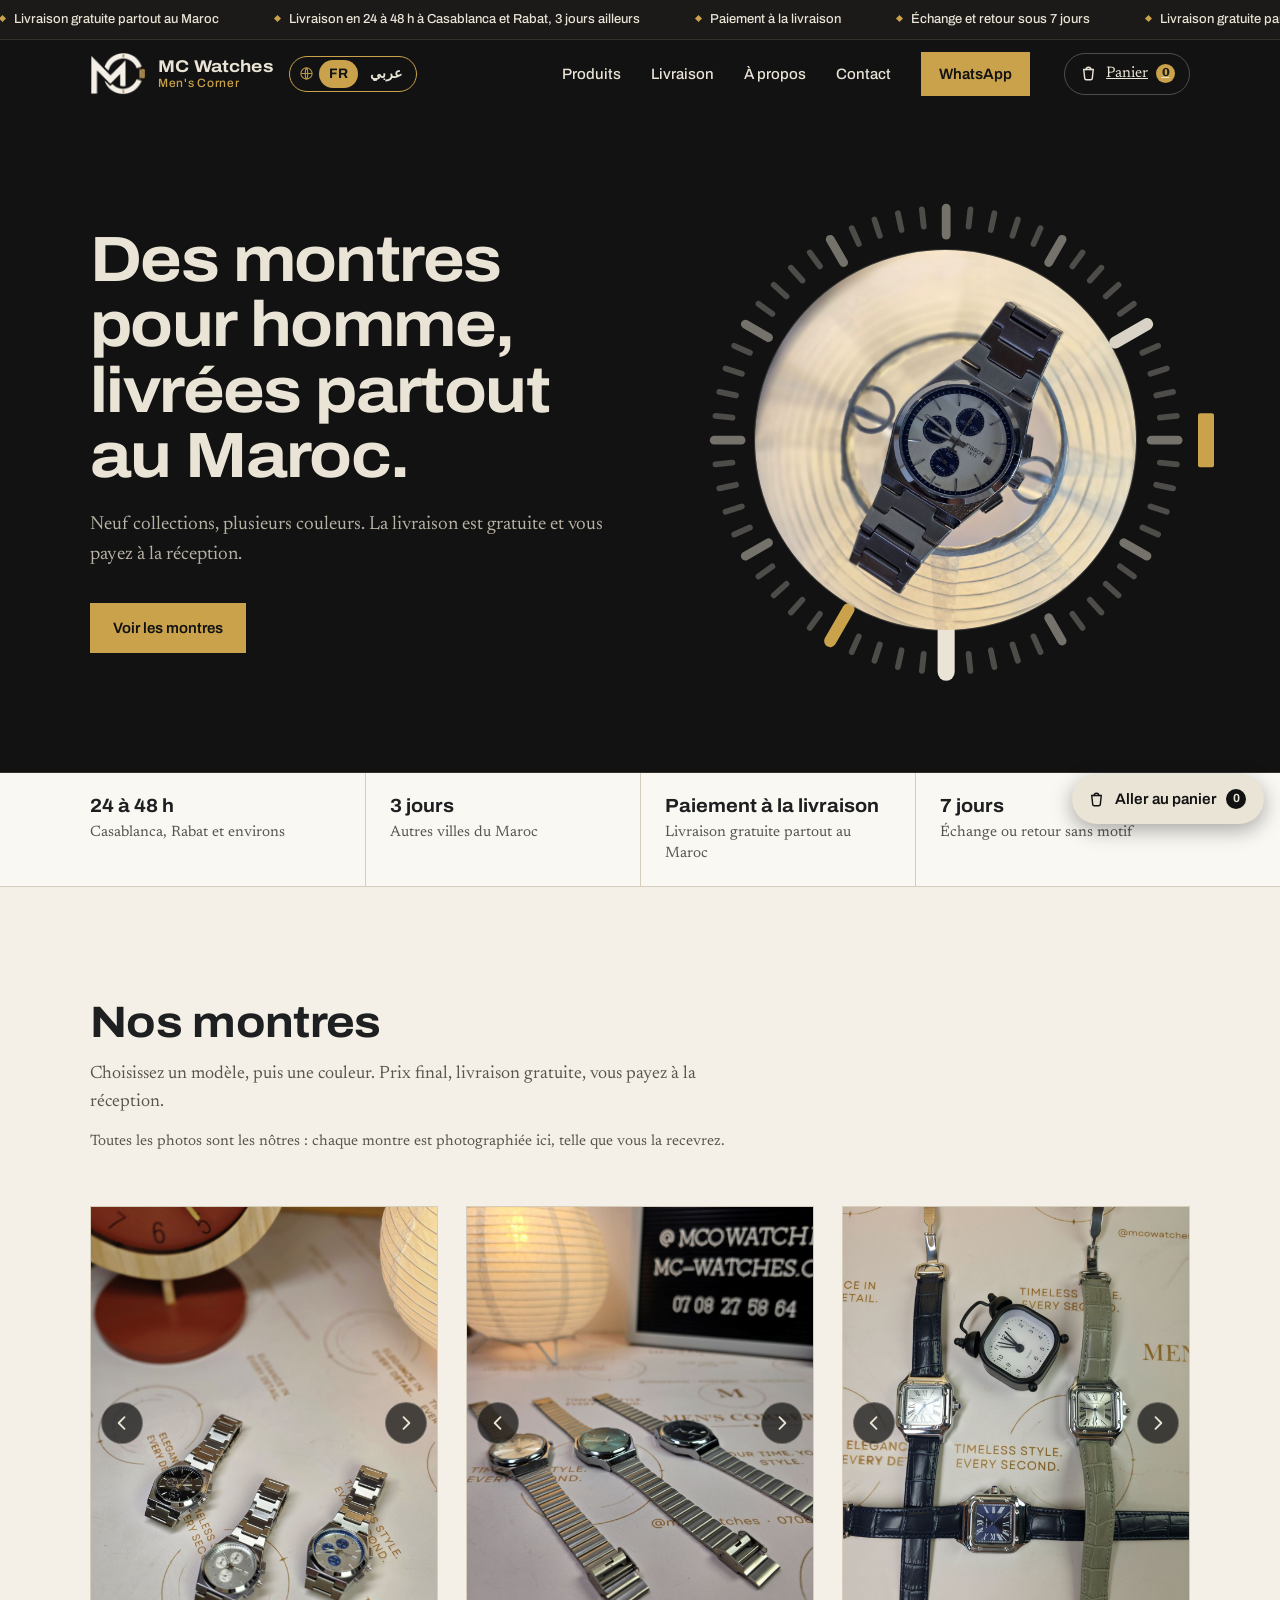
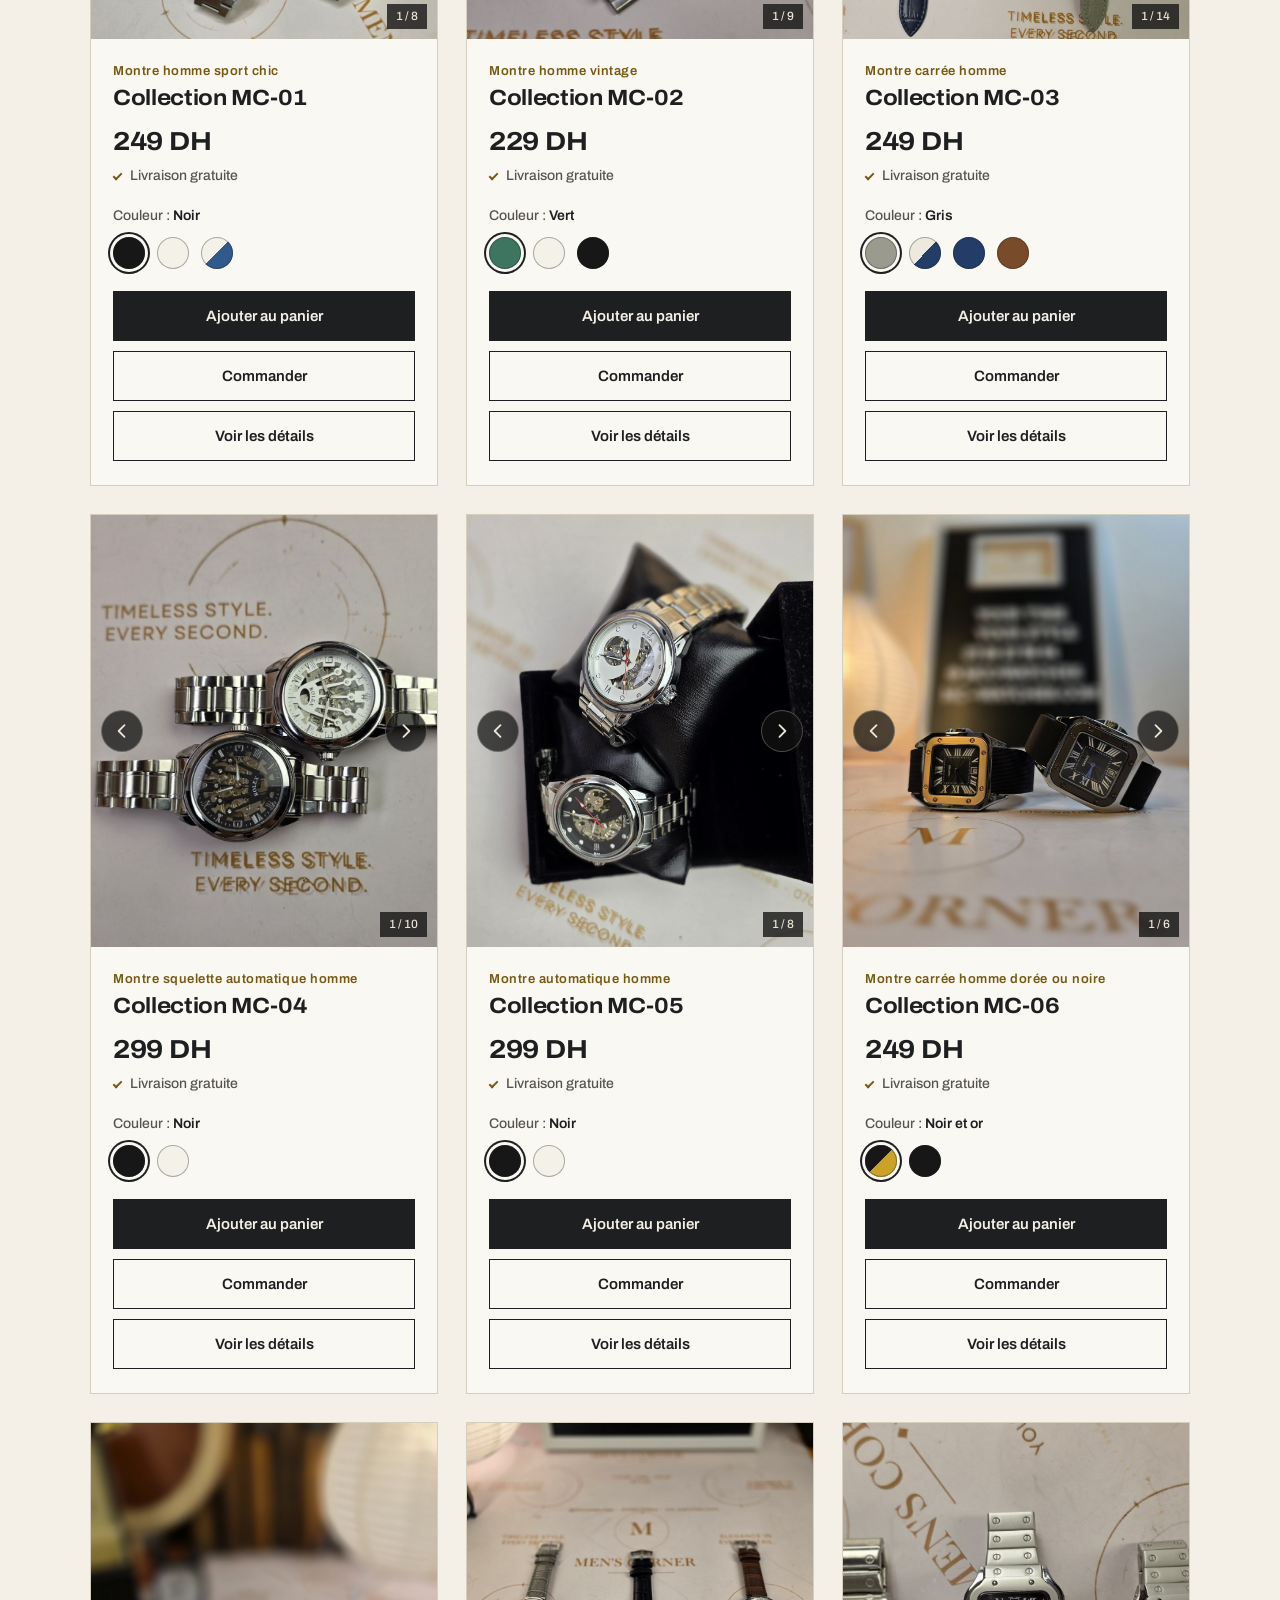
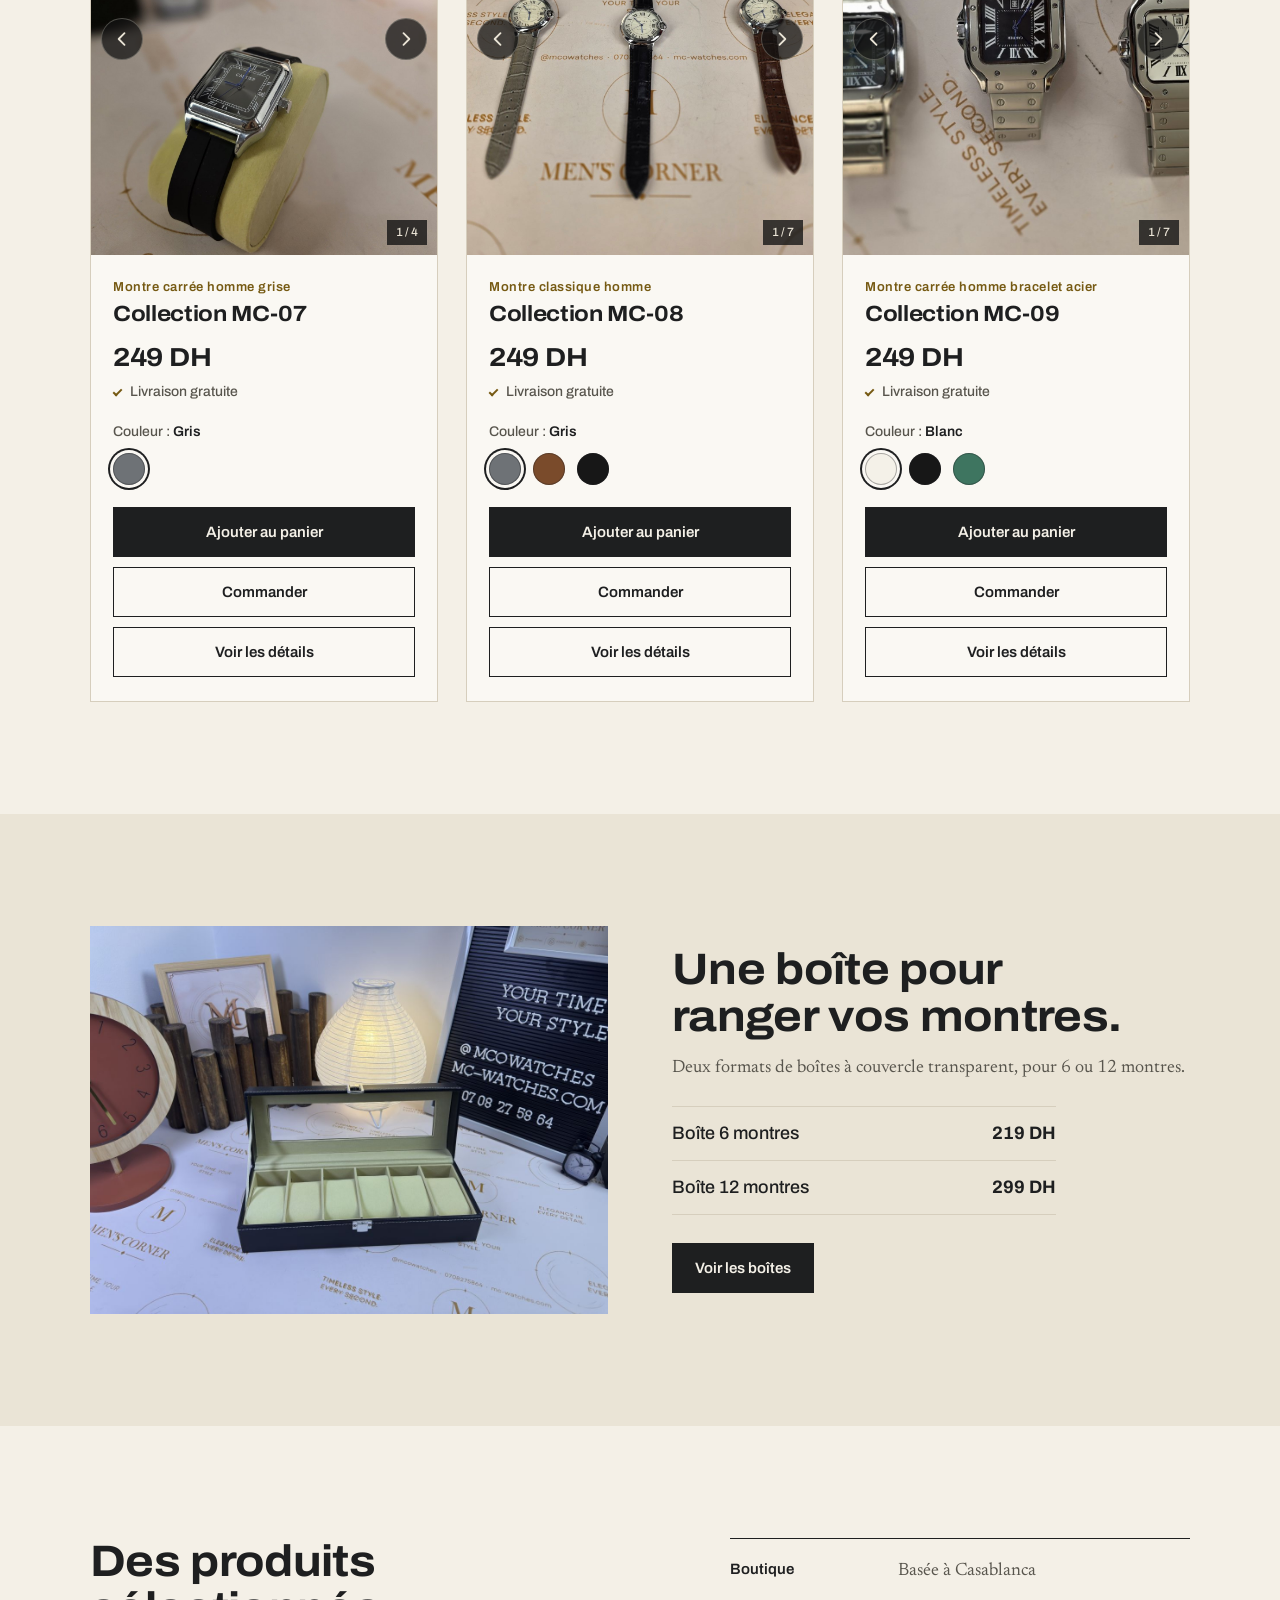
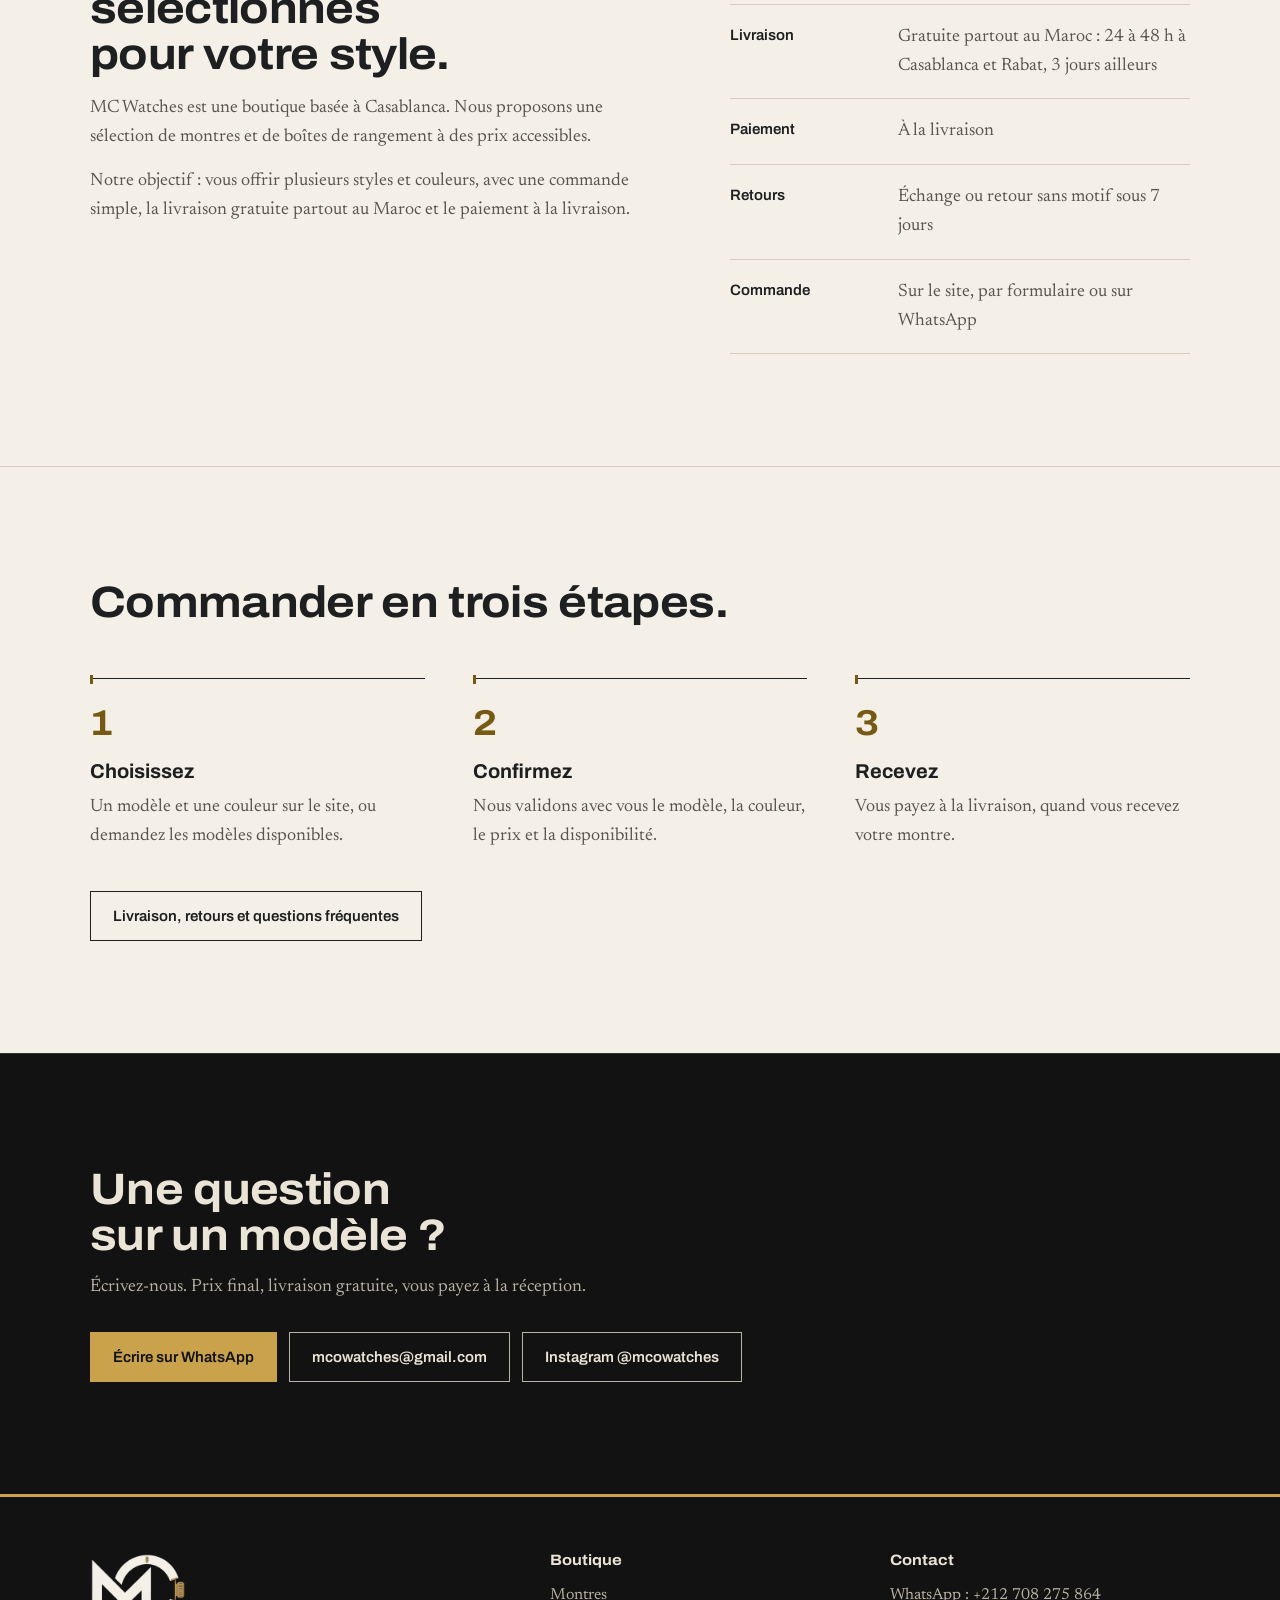
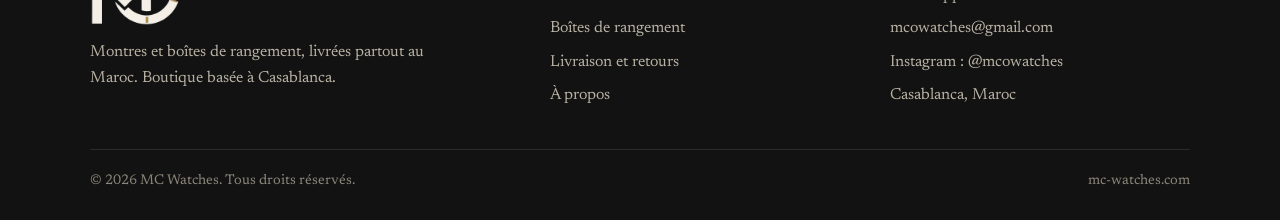
<file: index.html>
<!doctype html>
<html lang="fr">
<head>
  <meta charset="utf-8">
  <meta name="viewport" content="width=device-width, initial-scale=1">
  <title>Montre homme au Maroc : boutique en ligne à Casablanca | MC Watches</title>
  <meta name="description" content="Montres homme à prix abordable, à commander en ligne. Livraison gratuite partout au Maroc, paiement à la livraison. Boutique basée à Casablanca.">
  <meta name="robots" content="max-image-preview:large">
  <link rel="canonical" href="https://www.mc-watches.com/">
  <link rel="alternate" hreflang="fr" href="https://www.mc-watches.com/?lang=fr">
  <link rel="alternate" hreflang="ar" href="https://www.mc-watches.com/?lang=ar">
  <link rel="alternate" hreflang="x-default" href="https://www.mc-watches.com/">
  <meta name="theme-color" content="#121212">

  <meta property="og:type" content="website">
  <meta property="og:site_name" content="MC Watches">
  <meta property="og:locale" content="fr_MA">
  <meta property="og:title" content="MC Watches | Montres pour homme, livraison gratuite au Maroc">
  <meta property="og:description" content="Montres homme à prix abordable, à commander en ligne. Livraison gratuite partout au Maroc, paiement à la livraison. Boutique basée à Casablanca.">
  <meta property="og:url" content="https://www.mc-watches.com/">
  <meta property="og:image" content="https://www.mc-watches.com/og-image.jpg">
  <meta name="twitter:card" content="summary_large_image">

  <link rel="icon" href="favicon.ico" sizes="any">
  <link rel="icon" type="image/png" href="favicon.png">
  <link rel="apple-touch-icon" href="apple-touch-icon.png">

  <link rel="preconnect" href="https://fonts.googleapis.com">
  <link rel="preconnect" href="https://fonts.gstatic.com" crossorigin>
  <link rel="stylesheet" href="https://fonts.googleapis.com/css2?family=Archivo:wdth,wght@75..125,400..800&family=Newsreader:wght@400;500&display=swap">
  <script>
  /* La langue choisie, posee AVANT l'affichage : la version arabe ne
     montre jamais le francais une fraction de seconde. Les polices
     arabes ne sont chargees que pour la version arabe : le site
     francais reste exactement aussi rapide qu'avant.
     Tout le reste se passe dans i18n.js.                            */
  (function () {
    try {
      var p = new URLSearchParams(location.search), l = p.get("lang");
      if (l === "ar" || l === "fr") localStorage.setItem("mc-langue", l);
      else l = localStorage.getItem("mc-langue");
      if (l !== "ar") return;
      var d = document.documentElement;
      d.lang = "ar";
      d.dir = "rtl";
      d.classList.add("mc-ar");
      d.classList.add("mc-attente");
      setTimeout(function () { d.classList.remove("mc-attente"); }, 1500);
      var k = document.createElement("link");
      k.rel = "stylesheet";
      k.href = "https://fonts.googleapis.com/css2?family=Cairo:wght@400;600;700&family=Noto+Kufi+Arabic:wght@400;600;700&display=swap";
      document.head.appendChild(k);
    } catch (e) {}
  })();
  </script>
  <link rel="stylesheet" href="styles.css?v=46">
  <script src="data.js?v=46" defer></script>
  <script src="i18n.js?v=46" defer></script>
  <script src="site.js?v=46" defer></script>
  <script type="application/ld+json">
{
  "@context": "https://schema.org",
  "@type": "OnlineStore",
  "name": "MC Watches",
  "alternateName": "Men's Corner Watches",
  "url": "https://www.mc-watches.com/",
  "logo": "https://www.mc-watches.com/icon-512.png",
  "image": "https://www.mc-watches.com/og-image.jpg",
  "description": "Montres pour homme et boîtes de rangement à prix accessibles. Livraison gratuite partout au Maroc, paiement à la livraison.",
  "email": "mcowatches@gmail.com",
  "telephone": "+212708275864",
  "address": {
    "@type": "PostalAddress",
    "addressLocality": "Casablanca",
    "addressCountry": "MA"
  },
  "areaServed": {
    "@type": "Country",
    "name": "Maroc"
  },
  "sameAs": [
    "https://www.instagram.com/mcowatches/"
  ]
}
  </script>
</head>
<body>
  <a class="skip-link" href="#contenu">Aller au contenu</a>

  <div class="promo">
    <ul class="promo-list">
      <li>Livraison gratuite partout au Maroc</li>
      <li>Livraison en 24 à 48 h à Casablanca et Rabat, 3 jours ailleurs</li>
      <li>Paiement à la livraison</li>
      <li>Échange et retour sous 7 jours</li>
    </ul>
  </div>

  <header class="site-header">
    <div class="wrap">
      <a class="brand" href="./" aria-label="MC Watches, accueil">
        <img src="logo-light.png" width="240" height="184" alt="">
        <span class="brand-text">
          <span class="brand-name">MC Watches</span>
          <span class="brand-tag">Men's Corner</span>
        </span>
      </a>

      <button type="button" class="menu-toggle" aria-expanded="false" aria-controls="main-navigation">
        <span class="menu-bars" aria-hidden="true"></span>
        <span>Menu</span>
      </button>

      <nav class="nav" id="main-navigation" aria-label="Navigation principale">
        <a href="produits.html">Produits</a>
        <a href="livraison.html">Livraison</a>
        <a href="./#about">À propos</a>
        <a href="./#contact">Contact</a>
        <a class="nav-cta" href="https://wa.me/212708275864?text=Bonjour%20MC%20Watches%2C%20je%20souhaite%20d%C3%A9couvrir%20les%20mod%C3%A8les%20disponibles." target="_blank" rel="noopener">WhatsApp</a>
      </nav>
    </div>
  </header>

  <main id="contenu">

    <section class="hero on-dark">
      <div class="wrap">
        <div class="hero-copy">
          <h1>Des montres pour homme, livrées partout au Maroc.</h1>
          <p class="hero-lead"><span data-auto="nb-collections" data-cap>Trois</span> collections, plusieurs couleurs. La livraison est gratuite et vous payez à la réception.</p>
          <div class="hero-actions">
            <a class="btn btn-solid" href="#montres">Voir les montres</a>
          </div>
        </div>

        <div class="dial">
          <svg class="dial-ring" viewBox="0 0 200 200" aria-hidden="true" focusable="false">
            <g class="ticks"></g>
          </svg>
          <img class="dial-photo" src="images/mc01/blancbleu2.jpg" width="1600" height="1200" fetchpriority="high" alt="Montre MC-01 à cadran blanc et bleu, photographiée devant une lampe">
          <span class="dial-crown" aria-hidden="true"></span>
        </div>
      </div>
    </section>

    <section class="trust" aria-label="Livraison et retours">
      <div class="wrap">
        <ul class="trust-list">
          <li><strong>24 à 48 h</strong><span>Casablanca, Rabat et environs</span></li>
          <li><strong>3 jours</strong><span>Autres villes du Maroc</span></li>
          <li><strong>Paiement à la livraison</strong><span>Livraison gratuite partout au Maroc</span></li>
          <li><strong>7 jours</strong><span>Échange ou retour sans motif</span></li>
        </ul>
      </div>
    </section>

    <section class="section" id="montres">
      <div class="wrap">
        <div class="section-head">
          <h2>Nos montres</h2>
          <p>Choisissez un modèle, puis une couleur. Prix final, livraison gratuite, vous payez à la réception.</p>
          <p class="photo-note">Toutes les photos sont les nôtres : chaque montre est photographiée ici, telle que vous la recevrez.</p>
        </div>
        <div class="grid" data-produits="montre"></div>
        <noscript><p><a class="btn btn-solid" href="https://wa.me/212708275864?text=Bonjour%20MC%20Watches%2C%20je%20souhaite%20d%C3%A9couvrir%20les%20mod%C3%A8les%20disponibles.">Voir les modèles sur WhatsApp</a></p></noscript>
      </div>
    </section>

    <section class="storage" aria-labelledby="boites-titre">
      <div class="wrap">
        <img class="storage-photo" src="images/boite-6/BOITEPETIT1.jpg" width="1200" height="900" loading="lazy" decoding="async" alt="Boîte de rangement noire pour 6 montres, couvercle transparent ouvert">
        <div>
          <h2 id="boites-titre">Une boîte pour ranger vos montres.</h2>
          <p>Deux formats de boîtes à couvercle transparent, pour 6 ou 12 montres.</p>
          <ul class="storage-prices" data-auto="boites-prix">
            <li><span>Boîte 6 montres</span><strong>219&nbsp;DH</strong></li>
            <li><span>Boîte 12 montres</span><strong>299&nbsp;DH</strong></li>
          </ul>
          <a class="btn btn-solid" href="produits.html#boites">Voir les boîtes</a>
        </div>
      </div>
    </section>

    <section class="section" id="about">
      <div class="wrap about">
        <div class="about-text">
          <h2>Des produits sélectionnés pour votre style.</h2>
          <p>MC Watches est une boutique basée à Casablanca. Nous proposons une sélection de montres et de boîtes de rangement à des prix accessibles.</p>
          <p>Notre objectif : vous offrir plusieurs styles et couleurs, avec une commande simple, la livraison gratuite partout au Maroc et le paiement à la livraison.</p>
        </div>
        <dl class="facts-list">
          <div><dt>Boutique</dt><dd>Basée à Casablanca</dd></div>
          <div><dt>Livraison</dt><dd>Gratuite partout au Maroc : 24 à 48 h à Casablanca et Rabat, 3 jours ailleurs</dd></div>
          <div><dt>Paiement</dt><dd>À la livraison</dd></div>
          <div><dt>Retours</dt><dd>Échange ou retour sans motif sous 7 jours</dd></div>
          <div><dt>Commande</dt><dd>Sur le site, par formulaire ou sur WhatsApp</dd></div>
        </dl>
      </div>
    </section>

    <section class="section order" id="commande">
      <div class="wrap">
        <div class="section-head">
          <h2>Commander en trois étapes.</h2>
        </div>
        <ol class="steps">
          <li><strong>Choisissez</strong><span>Un modèle et une couleur sur le site, ou demandez les modèles disponibles.</span></li>
          <li><strong>Confirmez</strong><span>Nous validons avec vous le modèle, la couleur, le prix et la disponibilité.</span></li>
          <li><strong>Recevez</strong><span>Vous payez à la livraison, quand vous recevez votre montre.</span></li>
        </ol>
        <p class="more-link"><a class="btn btn-ghost" href="livraison.html">Livraison, retours et questions fréquentes</a></p>
      </div>
    </section>

    <section class="contact on-dark" id="contact">
      <div class="wrap">
        <h2>Une question sur un modèle ?</h2>
        <p>Écrivez-nous. Prix final, livraison gratuite, vous payez à la réception.</p>
        <div class="contact-actions">
          <a class="btn btn-solid" href="https://wa.me/212708275864?text=Bonjour%20MC%20Watches%2C%20j%27ai%20une%20question%20sur%20vos%20mod%C3%A8les." target="_blank" rel="noopener">Écrire sur WhatsApp</a>
          <a class="btn btn-ghost" href="mailto:mcowatches@gmail.com">mcowatches@gmail.com</a>
          <a class="btn btn-ghost" href="https://www.instagram.com/mcowatches/" target="_blank" rel="noopener">Instagram @mcowatches</a>
        </div>
      </div>
    </section>

  </main>

  <footer class="site-footer">
    <div class="wrap">
      <div class="footer-grid">
        <div class="footer-brand">
          <img src="logo-light.png" width="240" height="184" loading="lazy" alt="Logo MC Watches">
          <p>Montres et boîtes de rangement, livrées partout au Maroc. Boutique basée à Casablanca.</p>
        </div>

        <div>
          <h2>Boutique</h2>
          <ul class="footer-links">
            <li><a href="produits.html#montres">Montres</a></li>
            <li><a href="produits.html#boites">Boîtes de rangement</a></li>
            <li><a href="livraison.html">Livraison et retours</a></li>
            <li><a href="./#about">À propos</a></li>
          </ul>
        </div>

        <div>
          <h2>Contact</h2>
          <ul class="footer-links">
            <li><a href="https://wa.me/212708275864?text=Bonjour%20MC%20Watches%2C%20j%27ai%20une%20question%20sur%20vos%20mod%C3%A8les." target="_blank" rel="noopener">WhatsApp : +212 708 275 864</a></li>
            <li><a href="mailto:mcowatches@gmail.com">mcowatches@gmail.com</a></li>
            <li><a href="https://www.instagram.com/mcowatches/" target="_blank" rel="noopener">Instagram : @mcowatches</a></li>
            <li>Casablanca, Maroc</li>
          </ul>
        </div>
      </div>

      <div class="footer-bottom">
        <span>© 2026 MC Watches. Tous droits réservés.</span>
        <span>mc-watches.com</span>
      </div>
    </div>
  </footer>

  <a class="wa-float" href="https://wa.me/212708275864?text=Bonjour%20MC%20Watches%2C%20je%20souhaite%20commander%20une%20montre." target="_blank" rel="noopener" aria-label="Écrire sur WhatsApp">
    <svg viewBox="0 0 24 24" width="22" height="22" aria-hidden="true"><path d="M4 4.5h16v11H9.5L5 19.5v-4H4z" fill="none" stroke="currentColor" stroke-width="2" stroke-linejoin="round"/></svg>
    <span>WhatsApp</span>
  </a>
</body>
</html>
</file>
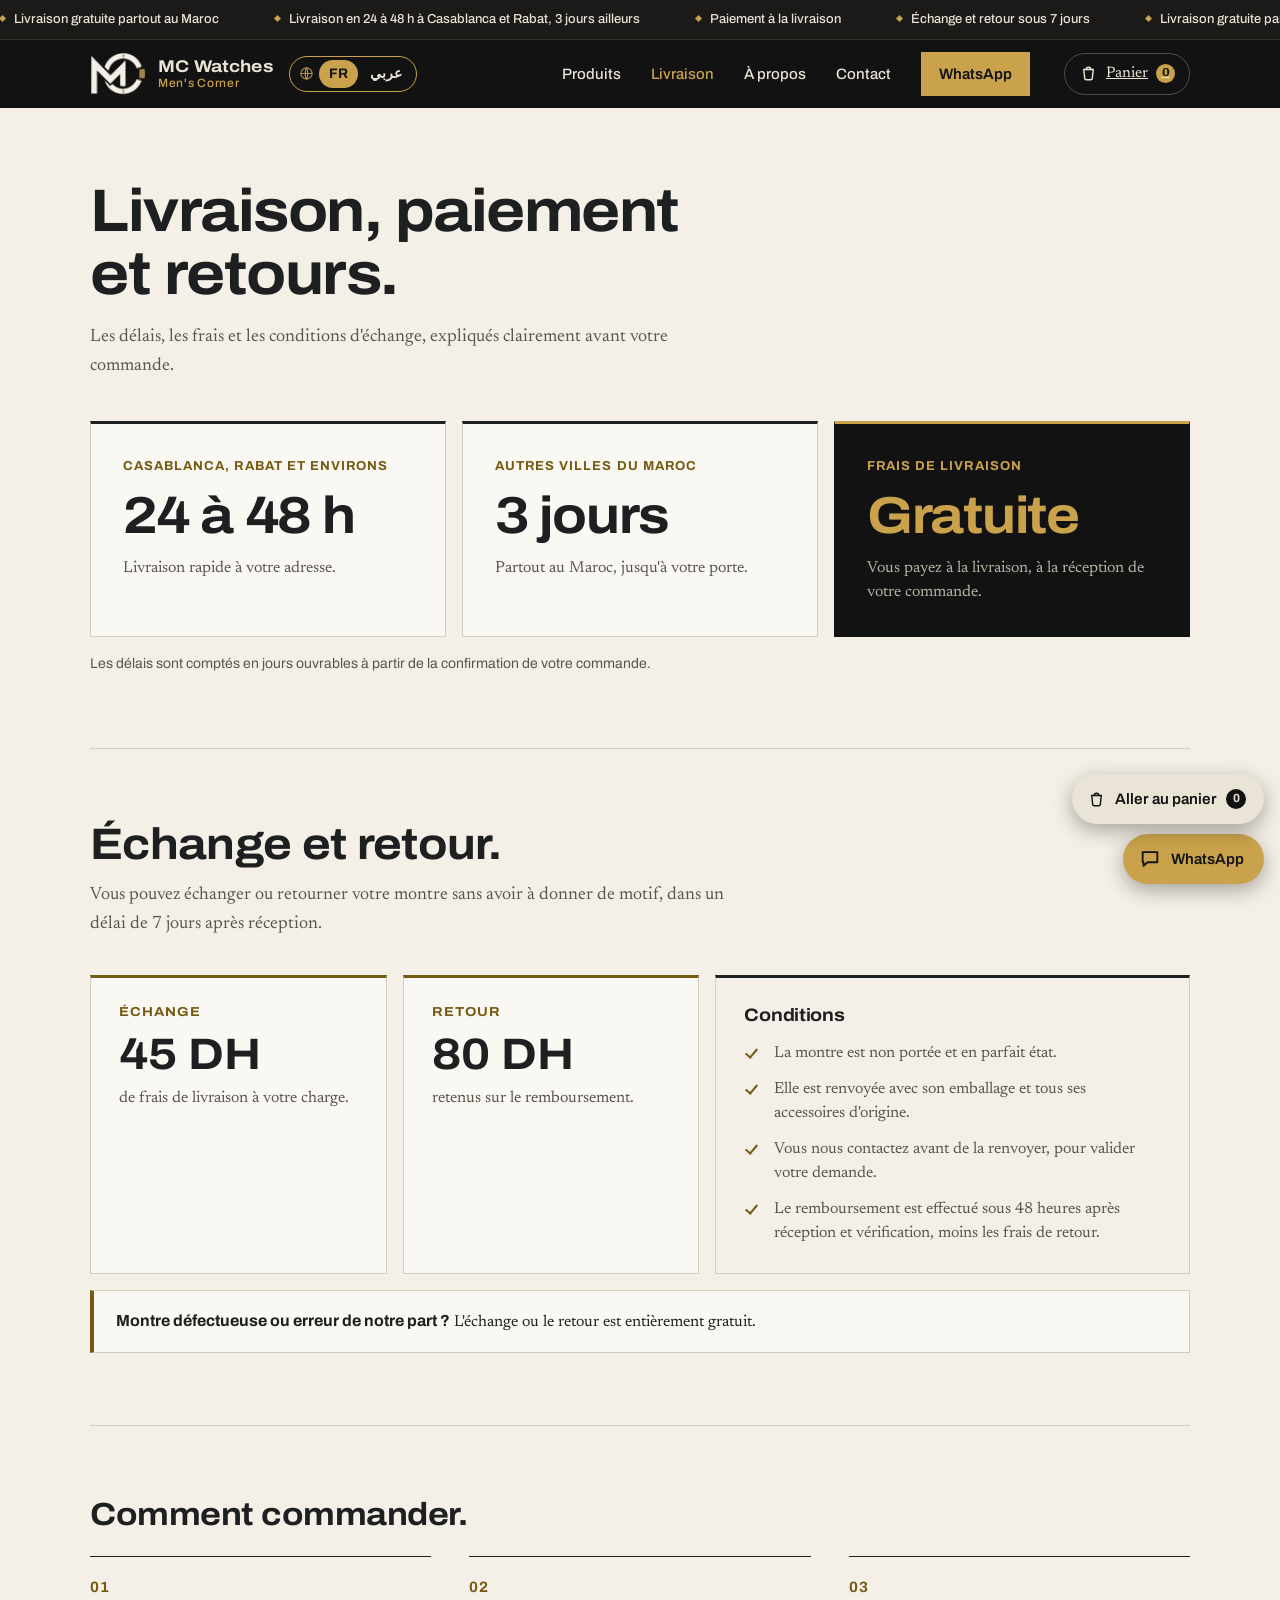
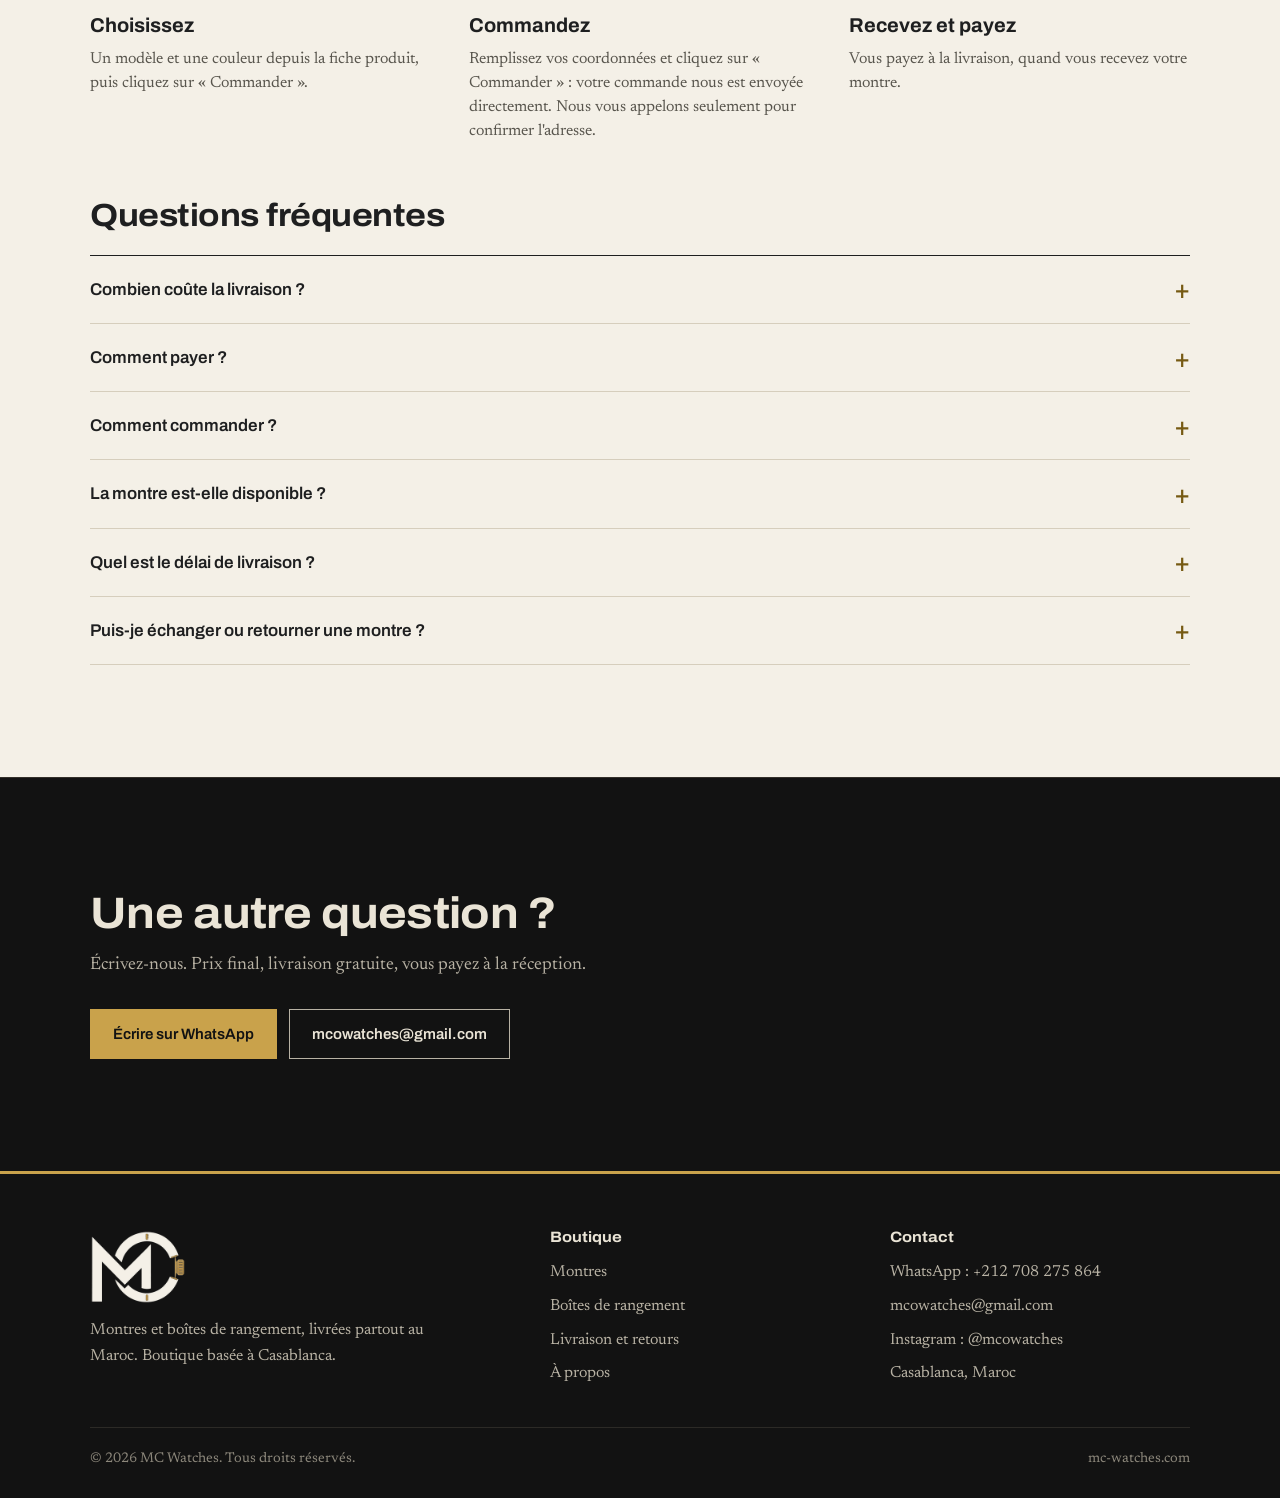
<file: livraison.html>
<!doctype html>
<html lang="fr">
<head>
  <meta charset="utf-8">
  <meta name="viewport" content="width=device-width, initial-scale=1">
  <title>Livraison gratuite au Maroc, paiement et retours | MC Watches</title>
  <meta name="description" content="Livraison gratuite au Maroc : 24 à 48 h à Casablanca et Rabat, 3 jours ailleurs. Paiement à la livraison. Échange et retour sans motif sous 7 jours.">
  <meta name="robots" content="max-image-preview:large">
  <link rel="canonical" href="https://www.mc-watches.com/livraison.html">
  <link rel="alternate" hreflang="fr" href="https://www.mc-watches.com/livraison.html?lang=fr">
  <link rel="alternate" hreflang="ar" href="https://www.mc-watches.com/livraison.html?lang=ar">
  <link rel="alternate" hreflang="x-default" href="https://www.mc-watches.com/livraison.html">
  <meta name="theme-color" content="#121212">

  <meta property="og:type" content="website">
  <meta property="og:site_name" content="MC Watches">
  <meta property="og:locale" content="fr_MA">
  <meta property="og:title" content="Livraison, paiement et retours | MC Watches">
  <meta property="og:description" content="Livraison gratuite au Maroc : 24 à 48 h à Casablanca et Rabat, 3 jours ailleurs. Paiement à la livraison. Échange et retour sans motif sous 7 jours.">
  <meta property="og:url" content="https://www.mc-watches.com/livraison.html">
  <meta property="og:image" content="https://www.mc-watches.com/og-image.jpg">
  <meta name="twitter:card" content="summary_large_image">

  <link rel="icon" href="favicon.ico" sizes="any">
  <link rel="icon" type="image/png" href="favicon.png">
  <link rel="apple-touch-icon" href="apple-touch-icon.png">

  <link rel="preconnect" href="https://fonts.googleapis.com">
  <link rel="preconnect" href="https://fonts.gstatic.com" crossorigin>
  <link rel="stylesheet" href="https://fonts.googleapis.com/css2?family=Archivo:wdth,wght@75..125,400..800&family=Newsreader:wght@400;500&display=swap">
  <script>
  /* La langue choisie, posee AVANT l'affichage : la version arabe ne
     montre jamais le francais une fraction de seconde. Les polices
     arabes ne sont chargees que pour la version arabe : le site
     francais reste exactement aussi rapide qu'avant.
     Tout le reste se passe dans i18n.js.                            */
  (function () {
    try {
      var p = new URLSearchParams(location.search), l = p.get("lang");
      if (l === "ar" || l === "fr") localStorage.setItem("mc-langue", l);
      else l = localStorage.getItem("mc-langue");
      if (l !== "ar") return;
      var d = document.documentElement;
      d.lang = "ar";
      d.dir = "rtl";
      d.classList.add("mc-ar");
      d.classList.add("mc-attente");
      setTimeout(function () { d.classList.remove("mc-attente"); }, 1500);
      var k = document.createElement("link");
      k.rel = "stylesheet";
      k.href = "https://fonts.googleapis.com/css2?family=Cairo:wght@400;600;700&family=Noto+Kufi+Arabic:wght@400;600;700&display=swap";
      document.head.appendChild(k);
    } catch (e) {}
  })();
  </script>
  <link rel="stylesheet" href="styles.css?v=46">
  <script src="data.js?v=46" defer></script>
  <script src="i18n.js?v=46" defer></script>
  <script src="site.js?v=46" defer></script>
  <script type="application/ld+json">
{
  "@context": "https://schema.org",
  "@type": "FAQPage",
  "mainEntity": [
    {
      "@type": "Question",
      "name": "Combien coûte la livraison ?",
      "acceptedAnswer": {
        "@type": "Answer",
        "text": "Rien : la livraison est gratuite partout au Maroc."
      }
    },
    {
      "@type": "Question",
      "name": "Comment payer ?",
      "acceptedAnswer": {
        "@type": "Answer",
        "text": "Vous payez à la livraison, à la réception de votre commande."
      }
    },
    {
      "@type": "Question",
      "name": "Comment commander ?",
      "acceptedAnswer": {
        "@type": "Answer",
        "text": "Choisissez un modèle et une couleur, cliquez sur « Commander » et remplissez vos coordonnées. Votre commande nous est envoyée directement, puis nous vous contactons pour la confirmer. Vous pouvez aussi nous écrire sur WhatsApp."
      }
    },
    {
      "@type": "Question",
      "name": "La montre est-elle disponible ?",
      "acceptedAnswer": {
        "@type": "Answer",
        "text": "La disponibilité de chaque couleur est confirmée avant chaque commande."
      }
    },
    {
      "@type": "Question",
      "name": "Quel est le délai de livraison ?",
      "acceptedAnswer": {
        "@type": "Answer",
        "text": "Casablanca, Rabat et environs : 24 à 48 heures. Autres villes du Maroc : 3 jours. Les délais sont comptés en jours ouvrables à partir de la confirmation de votre commande."
      }
    },
    {
      "@type": "Question",
      "name": "Puis-je échanger ou retourner une montre ?",
      "acceptedAnswer": {
        "@type": "Answer",
        "text": "Oui, sans avoir à donner de motif, dans un délai de 7 jours après réception. Échange : 45 DH de frais de livraison à votre charge. Retour : 80 DH retenus sur le remboursement. La montre doit être non portée, en parfait état, avec son emballage et ses accessoires d'origine. Contactez-nous avant de la renvoyer. Le remboursement est effectué sous 48 heures après réception et vérification, moins les frais de retour. Si la montre est défectueuse ou si nous nous sommes trompés, l'échange ou le retour est gratuit."
      }
    }
  ]
}
  </script>
</head>
<body>
  <a class="skip-link" href="#contenu">Aller au contenu</a>

  <div class="promo">
    <ul class="promo-list">
      <li>Livraison gratuite partout au Maroc</li>
      <li>Livraison en 24 à 48 h à Casablanca et Rabat, 3 jours ailleurs</li>
      <li>Paiement à la livraison</li>
      <li>Échange et retour sous 7 jours</li>
    </ul>
  </div>

  <header class="site-header">
    <div class="wrap">
      <a class="brand" href="./" aria-label="MC Watches, accueil">
        <img src="logo-light.png" width="240" height="184" alt="">
        <span class="brand-text">
          <span class="brand-name">MC Watches</span>
          <span class="brand-tag">Men's Corner</span>
        </span>
      </a>

      <button type="button" class="menu-toggle" aria-expanded="false" aria-controls="main-navigation">
        <span class="menu-bars" aria-hidden="true"></span>
        <span>Menu</span>
      </button>

      <nav class="nav" id="main-navigation" aria-label="Navigation principale">
        <a href="produits.html">Produits</a>
        <a href="livraison.html" aria-current="page">Livraison</a>
        <a href="./#about">À propos</a>
        <a href="./#contact">Contact</a>
        <a class="nav-cta" href="https://wa.me/212708275864?text=Bonjour%20MC%20Watches%2C%20je%20souhaite%20d%C3%A9couvrir%20les%20mod%C3%A8les%20disponibles." target="_blank" rel="noopener">WhatsApp</a>
      </nav>
    </div>
  </header>

  <main id="contenu">
    <div class="wrap">
      <div class="page-head">
        <h1>Livraison, paiement et retours.</h1>
        <p>Les délais, les frais et les conditions d'échange, expliqués clairement avant votre commande.</p>
      </div>

      <section class="ship" aria-labelledby="ship-title">
        <h2 class="sr-only" id="ship-title">Délais de livraison</h2>
        <div class="ship-grid">
          <article class="ship-card">
            <p class="ship-kicker">Casablanca, Rabat et environs</p>
            <p class="ship-figure">24 à 48 h</p>
            <p class="ship-note">Livraison rapide à votre adresse.</p>
          </article>
          <article class="ship-card">
            <p class="ship-kicker">Autres villes du Maroc</p>
            <p class="ship-figure">3 jours</p>
            <p class="ship-note">Partout au Maroc, jusqu'à votre porte.</p>
          </article>
          <article class="ship-card ship-card-dark">
            <p class="ship-kicker">Frais de livraison</p>
            <p class="ship-figure">Gratuite</p>
            <p class="ship-note">Vous payez à la livraison, à la réception de votre commande.</p>
          </article>
        </div>
        <p class="ship-foot">Les délais sont comptés en jours ouvrables à partir de la confirmation de votre commande.</p>
      </section>

      <section class="returns" aria-labelledby="returns-title">
        <div class="section-head">
          <h2 id="returns-title">Échange et retour.</h2>
          <p>Vous pouvez échanger ou retourner votre montre sans avoir à donner de motif, dans un délai de 7 jours après réception.</p>
        </div>

        <div class="returns-grid">
          <article class="fee-card">
            <h3>Échange</h3>
            <p class="fee">45 DH</p>
            <p>de frais de livraison à votre charge.</p>
          </article>
          <article class="fee-card">
            <h3>Retour</h3>
            <p class="fee">80 DH</p>
            <p>retenus sur le remboursement.</p>
          </article>
          <div class="terms">
            <h3>Conditions</h3>
            <ul class="check-list">
              <li>La montre est non portée et en parfait état.</li>
              <li>Elle est renvoyée avec son emballage et tous ses accessoires d'origine.</li>
              <li>Vous nous contactez avant de la renvoyer, pour valider votre demande.</li>
              <li>Le remboursement est effectué sous 48 heures après réception et vérification, moins les frais de retour.</li>
            </ul>
          </div>
        </div>

        <p class="callout"><strong>Montre défectueuse ou erreur de notre part ?</strong> L'échange ou le retour est entièrement gratuit.</p>
      </section>

      <section class="how" aria-labelledby="how-title">
        <h2 class="faq-title" id="how-title">Comment commander.</h2>
        <ol class="how-steps">
          <li><strong>Choisissez</strong><span>Un modèle et une couleur depuis la fiche produit, puis cliquez sur « Commander ».</span></li>
          <li><strong>Commandez</strong><span>Remplissez vos coordonnées et cliquez sur « Commander » : votre commande nous est envoyée directement. Nous vous appelons seulement pour confirmer l'adresse.</span></li>
          <li><strong>Recevez et payez</strong><span>Vous payez à la livraison, quand vous recevez votre montre.</span></li>
        </ol>
      </section>

      <h2 class="faq-title">Questions fréquentes</h2>
      <div class="faq">
        <details><summary>Combien coûte la livraison ?</summary><p>Rien : la livraison est gratuite partout au Maroc.</p></details>
        <details><summary>Comment payer ?</summary><p>Vous payez à la livraison, à la réception de votre commande.</p></details>
        <details><summary>Comment commander ?</summary><p>Choisissez un modèle et une couleur, cliquez sur « Commander » et remplissez vos coordonnées. Votre commande nous est envoyée directement, puis nous vous contactons pour la confirmer. Vous pouvez aussi nous écrire sur WhatsApp.</p></details>
        <details><summary>La montre est-elle disponible ?</summary><p>La disponibilité de chaque couleur est confirmée avant chaque commande.</p></details>
        <details><summary>Quel est le délai de livraison ?</summary><p>Casablanca, Rabat et environs : 24 à 48 heures. Autres villes du Maroc : 3 jours. Les délais sont comptés en jours ouvrables à partir de la confirmation de votre commande.</p></details>
        <details><summary>Puis-je échanger ou retourner une montre ?</summary><p>Oui, sans avoir à donner de motif, dans un délai de 7 jours après réception. L'échange coûte 45 DH de frais de livraison, le retour 80 DH retenus sur le remboursement. La montre doit être non portée, en parfait état, avec son emballage et ses accessoires d'origine. Contactez-nous sur WhatsApp avant de la renvoyer. Le remboursement est effectué sous 48 heures après réception et vérification. Si la montre est défectueuse ou si nous nous sommes trompés, l'échange ou le retour est gratuit.</p></details>
      </div>
    </div>

    <section class="contact on-dark">
      <div class="wrap">
        <h2>Une autre question ?</h2>
        <p>Écrivez-nous. Prix final, livraison gratuite, vous payez à la réception.</p>
        <div class="contact-actions">
          <a class="btn btn-solid" href="https://wa.me/212708275864?text=Bonjour%20MC%20Watches%2C%20j%27ai%20une%20question%20avant%20de%20commander." target="_blank" rel="noopener">Écrire sur WhatsApp</a>
          <a class="btn btn-ghost" href="mailto:mcowatches@gmail.com">mcowatches@gmail.com</a>
        </div>
      </div>
    </section>
  </main>

  <footer class="site-footer">
    <div class="wrap">
      <div class="footer-grid">
        <div class="footer-brand">
          <img src="logo-light.png" width="240" height="184" loading="lazy" alt="Logo MC Watches">
          <p>Montres et boîtes de rangement, livrées partout au Maroc. Boutique basée à Casablanca.</p>
        </div>

        <div>
          <h2>Boutique</h2>
          <ul class="footer-links">
            <li><a href="produits.html#montres">Montres</a></li>
            <li><a href="produits.html#boites">Boîtes de rangement</a></li>
            <li><a href="livraison.html">Livraison et retours</a></li>
            <li><a href="./#about">À propos</a></li>
          </ul>
        </div>

        <div>
          <h2>Contact</h2>
          <ul class="footer-links">
            <li><a href="https://wa.me/212708275864?text=Bonjour%20MC%20Watches%2C%20j%27ai%20une%20question%20sur%20vos%20mod%C3%A8les." target="_blank" rel="noopener">WhatsApp : +212 708 275 864</a></li>
            <li><a href="mailto:mcowatches@gmail.com">mcowatches@gmail.com</a></li>
            <li><a href="https://www.instagram.com/mcowatches/" target="_blank" rel="noopener">Instagram : @mcowatches</a></li>
            <li>Casablanca, Maroc</li>
          </ul>
        </div>
      </div>

      <div class="footer-bottom">
        <span>© 2026 MC Watches. Tous droits réservés.</span>
        <span>mc-watches.com</span>
      </div>
    </div>
  </footer>

  <a class="wa-float" href="https://wa.me/212708275864?text=Bonjour%20MC%20Watches%2C%20je%20souhaite%20commander%20une%20montre." target="_blank" rel="noopener" aria-label="Écrire sur WhatsApp">
    <svg viewBox="0 0 24 24" width="22" height="22" aria-hidden="true"><path d="M4 4.5h16v11H9.5L5 19.5v-4H4z" fill="none" stroke="currentColor" stroke-width="2" stroke-linejoin="round"/></svg>
    <span>WhatsApp</span>
  </a>
</body>
</html>
</file>
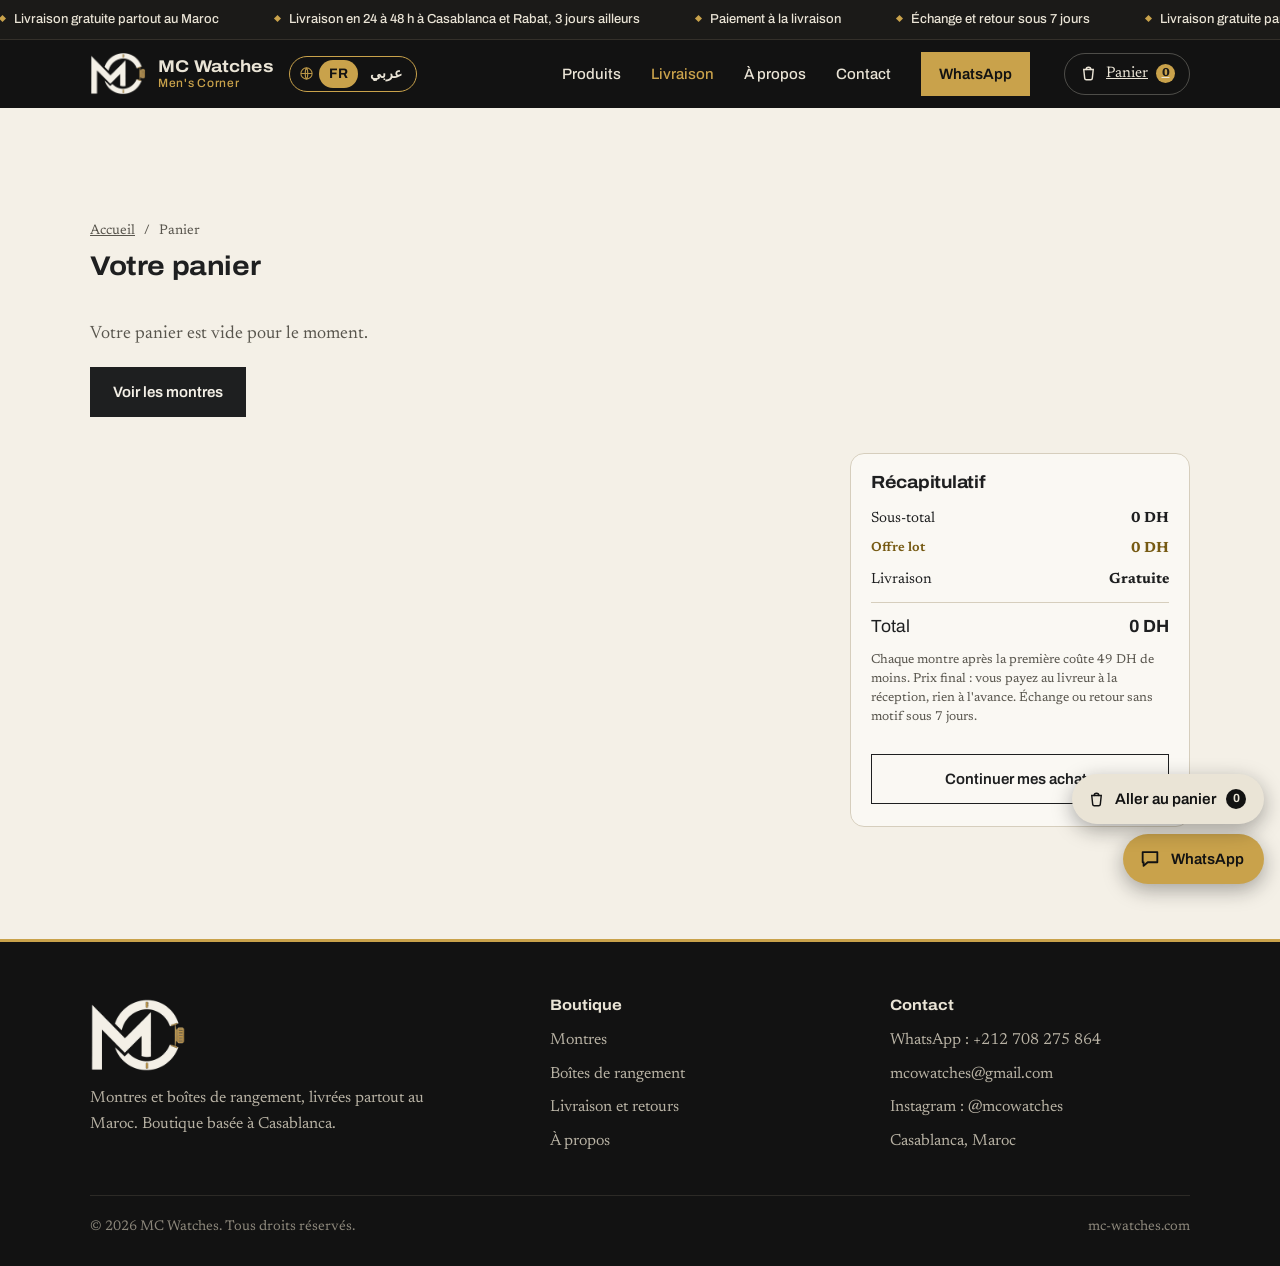
<file: panier.html>
<!doctype html>
<html lang="fr">
<head>
  <meta charset="utf-8">
  <meta name="viewport" content="width=device-width, initial-scale=1">
  <title>Votre panier | MC Watches</title>
  <meta name="description" content="Votre panier MC Watches. Livraison gratuite partout au Maroc, paiement à la réception, échange ou retour sous 7 jours.">
  <link rel="canonical" href="https://www.mc-watches.com/panier.html">
  <link rel="alternate" hreflang="fr" href="https://www.mc-watches.com/panier.html?lang=fr">
  <link rel="alternate" hreflang="ar" href="https://www.mc-watches.com/panier.html?lang=ar">
  <link rel="alternate" hreflang="x-default" href="https://www.mc-watches.com/panier.html">
  <meta name="robots" content="noindex">
  <meta name="theme-color" content="#121212">

  <meta property="og:type" content="website">
  <meta property="og:site_name" content="MC Watches">
  <meta property="og:locale" content="fr_MA">
  <meta property="og:title" content="Votre panier | MC Watches">
  <meta property="og:description" content="Votre panier MC Watches.">
  <meta property="og:url" content="https://www.mc-watches.com/panier.html">
  <meta property="og:image" content="https://www.mc-watches.com/og-image.jpg">
  <meta name="twitter:card" content="summary_large_image">

  <link rel="icon" href="favicon.ico" sizes="any">
  <link rel="icon" type="image/png" href="favicon.png">
  <link rel="apple-touch-icon" href="apple-touch-icon.png">

  <link rel="preconnect" href="https://fonts.googleapis.com">
  <link rel="preconnect" href="https://fonts.gstatic.com" crossorigin>
  <link rel="stylesheet" href="https://fonts.googleapis.com/css2?family=Archivo:wdth,wght@75..125,400..800&family=Newsreader:wght@400;500&display=swap">
  <script>
  /* La langue choisie, posee AVANT l'affichage : la version arabe ne
     montre jamais le francais une fraction de seconde. Les polices
     arabes ne sont chargees que pour la version arabe : le site
     francais reste exactement aussi rapide qu'avant.
     Tout le reste se passe dans i18n.js.                            */
  (function () {
    try {
      var p = new URLSearchParams(location.search), l = p.get("lang");
      if (l === "ar" || l === "fr") localStorage.setItem("mc-langue", l);
      else l = localStorage.getItem("mc-langue");
      if (l !== "ar") return;
      var d = document.documentElement;
      d.lang = "ar";
      d.dir = "rtl";
      d.classList.add("mc-ar");
      d.classList.add("mc-attente");
      setTimeout(function () { d.classList.remove("mc-attente"); }, 1500);
      var k = document.createElement("link");
      k.rel = "stylesheet";
      k.href = "https://fonts.googleapis.com/css2?family=Cairo:wght@400;600;700&family=Noto+Kufi+Arabic:wght@400;600;700&display=swap";
      document.head.appendChild(k);
    } catch (e) {}
  })();
  </script>
  <link rel="stylesheet" href="styles.css?v=46">
  <script src="data.js?v=46" defer></script>
  <script src="i18n.js?v=46" defer></script>
  <script src="site.js?v=46" defer></script>
</head>
<body>
  <a class="skip-link" href="#contenu">Aller au contenu</a>

  <div class="promo">
    <ul class="promo-list">
      <li>Livraison gratuite partout au Maroc</li>
      <li>Livraison en 24 à 48 h à Casablanca et Rabat, 3 jours ailleurs</li>
      <li>Paiement à la livraison</li>
      <li>Échange et retour sous 7 jours</li>
    </ul>
  </div>

  <header class="site-header">
    <div class="wrap">
      <a class="brand" href="./" aria-label="MC Watches, accueil">
        <img src="logo-light.png" width="240" height="184" alt="">
        <span class="brand-text">
          <span class="brand-name">MC Watches</span>
          <span class="brand-tag">Men's Corner</span>
        </span>
      </a>

      <button type="button" class="menu-toggle" aria-expanded="false" aria-controls="main-navigation">
        <span class="menu-bars" aria-hidden="true"></span>
        <span>Menu</span>
      </button>

      <nav class="nav" id="main-navigation" aria-label="Navigation principale">
        <a href="produits.html">Produits</a>
        <a href="livraison.html" aria-current="page">Livraison</a>
        <a href="./#about">À propos</a>
        <a href="./#contact">Contact</a>
        <a class="nav-cta" href="https://wa.me/212708275864?text=Bonjour%20MC%20Watches%2C%20je%20souhaite%20d%C3%A9couvrir%20les%20mod%C3%A8les%20disponibles." target="_blank" rel="noopener">WhatsApp</a>
      </nav>
    </div>
  </header>

  <main id="contenu">
    <section class="section">
      <div class="wrap">
        <p class="fil"><a href="./">Accueil</a> <span aria-hidden="true">/</span> Panier</p>
        <h1>Votre panier</h1>

        <div class="pg-vide" data-vide hidden>
          <p>Votre panier est vide pour le moment.</p>
          <a class="btn btn-solid" href="produits.html">Voir les montres</a>
        </div>

        <div class="pg" data-pg hidden>
          <div class="pg-lignes" data-lignes></div>

          <aside class="pg-resume">
            <h2>Récapitulatif</h2>
            <div class="pan-l"><span>Sous-total</span><strong data-sous>0 DH</strong></div>
            <div class="pan-l pan-eco" data-eco-l hidden><span data-eco-txt>Offre lot</span><strong data-eco>0 DH</strong></div>
            <div class="pan-l"><span>Livraison</span><strong>Gratuite</strong></div>
            <div class="pan-l pan-tot"><span>Total</span><strong data-tot>0 DH</strong></div>
            <p class="pan-note">Chaque montre après la première coûte 49 DH de moins. Prix final : vous payez au livreur à la réception, rien à l'avance. Échange ou retour sans motif sous 7 jours.</p>
            <a class="btn btn-ghost pg-continuer" href="produits.html">Continuer mes achats</a>
          </aside>
        </div>

        <div class="pg-commande" data-commande hidden>
          <h2>Vos coordonnées de livraison</h2>
          <p class="pg-sous">Nous vous appelons seulement pour confirmer l'adresse. Vous payez au livreur.</p>
          <form class="order-form pg-form" novalidate data-form></form>
        </div>

        <div class="pg-merci" data-merci hidden>
          <h2>Commande envoyée</h2>
          <p>Merci, votre commande est enregistrée. Nous vous appelons très vite pour confirmer l'adresse, puis vous payez au livreur à la réception.</p>
          <a class="btn btn-solid" href="produits.html">Continuer mes achats</a>
          <p class="pan-note">Pas de nouvelles de notre part&nbsp;?</p>
          <a class="btn btn-ghost" data-merci-wa target="_blank" rel="noopener">Nous écrire sur WhatsApp</a>
        </div>
      </div>
    </section>
  </main>

  <footer class="site-footer">
    <div class="wrap">
      <div class="footer-grid">
        <div class="footer-brand">
          <img src="logo-light.png" width="240" height="184" loading="lazy" alt="Logo MC Watches">
          <p>Montres et boîtes de rangement, livrées partout au Maroc. Boutique basée à Casablanca.</p>
        </div>

        <div>
          <h2>Boutique</h2>
          <ul class="footer-links">
            <li><a href="produits.html#montres">Montres</a></li>
            <li><a href="produits.html#boites">Boîtes de rangement</a></li>
            <li><a href="livraison.html">Livraison et retours</a></li>
            <li><a href="./#about">À propos</a></li>
          </ul>
        </div>

        <div>
          <h2>Contact</h2>
          <ul class="footer-links">
            <li><a href="https://wa.me/212708275864?text=Bonjour%20MC%20Watches%2C%20j%27ai%20une%20question%20sur%20vos%20mod%C3%A8les." target="_blank" rel="noopener">WhatsApp : +212 708 275 864</a></li>
            <li><a href="mailto:mcowatches@gmail.com">mcowatches@gmail.com</a></li>
            <li><a href="https://www.instagram.com/mcowatches/" target="_blank" rel="noopener">Instagram : @mcowatches</a></li>
            <li>Casablanca, Maroc</li>
          </ul>
        </div>
      </div>

      <div class="footer-bottom">
        <span>© 2026 MC Watches. Tous droits réservés.</span>
        <span>mc-watches.com</span>
      </div>
    </div>
  </footer>

  <a class="wa-float" href="https://wa.me/212708275864?text=Bonjour%20MC%20Watches%2C%20je%20souhaite%20commander%20une%20montre." target="_blank" rel="noopener" aria-label="Écrire sur WhatsApp">
    <svg viewBox="0 0 24 24" width="22" height="22" aria-hidden="true"><path d="M4 4.5h16v11H9.5L5 19.5v-4H4z" fill="none" stroke="currentColor" stroke-width="2" stroke-linejoin="round"/></svg>
    <span>WhatsApp</span>
  </a>
</body>
</html>
</file>
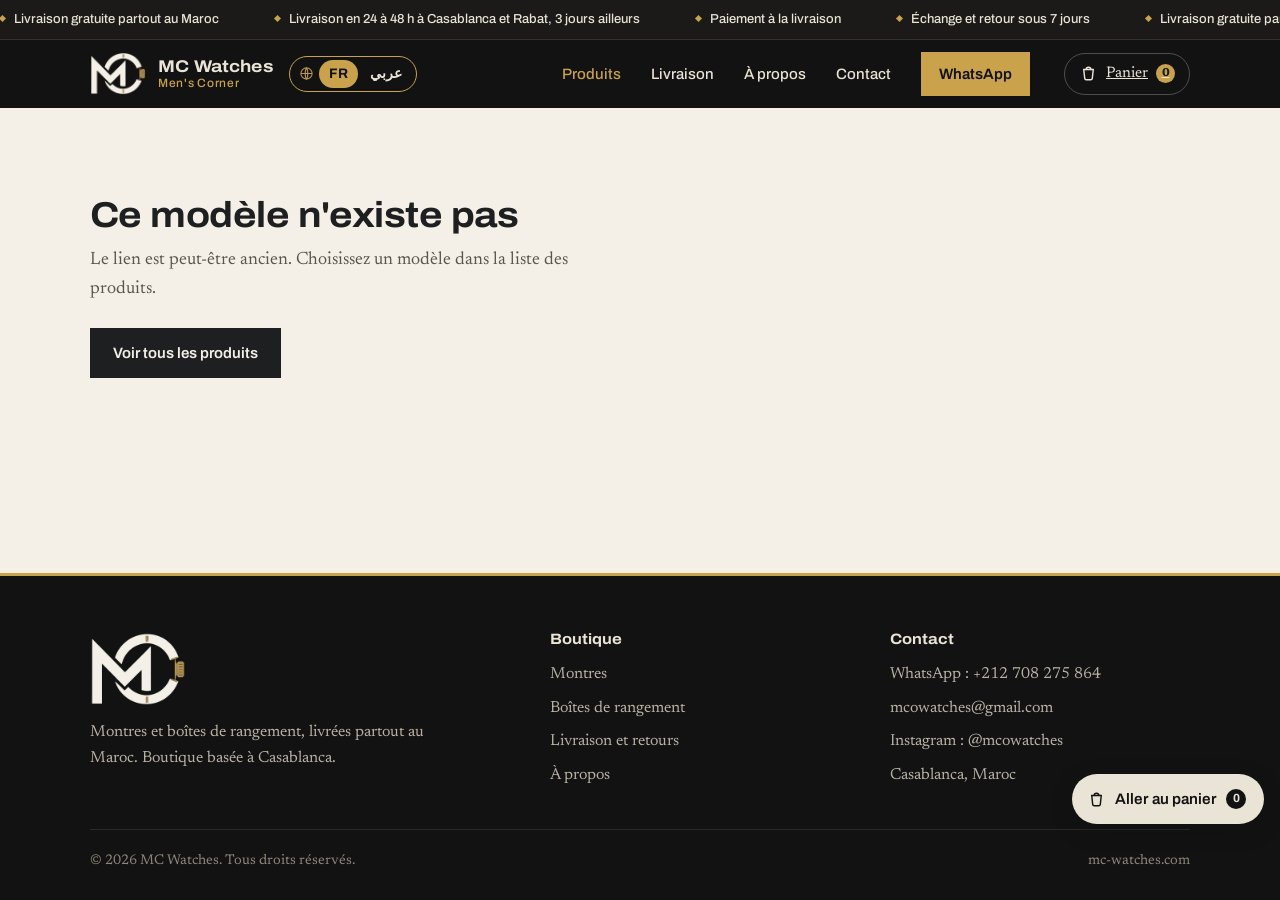
<file: produit.html>
<!doctype html>
<html lang="fr">
<head>
  <meta charset="utf-8">
  <meta name="viewport" content="width=device-width, initial-scale=1">
  <title>Montre homme au Maroc | MC Watches</title>
  <meta name="description" content="Découvrez les couleurs et les photos de nos montres MC Watches. Livraison gratuite partout au Maroc, paiement à la livraison.">
  <meta name="robots" content="max-image-preview:large">
  <!-- canonical, hreflang et og:url sont ajoutés par site.js avec la bonne
       référence (produit.html?ref=MC-0X) : une adresse sans ?ref= ici ferait
       croire à Google que toutes les fiches sont la même page. -->
  <meta name="theme-color" content="#121212">

  <meta property="og:type" content="website">
  <meta property="og:site_name" content="MC Watches">
  <meta property="og:locale" content="fr_MA">
  <meta property="og:title" content="Montre pour homme | MC Watches">
  <meta property="og:description" content="Découvrez les couleurs et les photos de nos montres MC Watches. Livraison gratuite partout au Maroc, paiement à la livraison.">
  <meta property="og:image" content="https://www.mc-watches.com/og-image.jpg">
  <meta name="twitter:card" content="summary_large_image">

  <link rel="icon" href="favicon.ico" sizes="any">
  <link rel="icon" type="image/png" href="favicon.png">
  <link rel="apple-touch-icon" href="apple-touch-icon.png">

  <link rel="preconnect" href="https://fonts.googleapis.com">
  <link rel="preconnect" href="https://fonts.gstatic.com" crossorigin>
  <link rel="stylesheet" href="https://fonts.googleapis.com/css2?family=Archivo:wdth,wght@75..125,400..800&family=Newsreader:wght@400;500&display=swap">
  <script>
  /* La langue choisie, posee AVANT l'affichage : la version arabe ne
     montre jamais le francais une fraction de seconde. Les polices
     arabes ne sont chargees que pour la version arabe : le site
     francais reste exactement aussi rapide qu'avant.
     Tout le reste se passe dans i18n.js.                            */
  (function () {
    try {
      var p = new URLSearchParams(location.search), l = p.get("lang");
      if (l === "ar" || l === "fr") localStorage.setItem("mc-langue", l);
      else l = localStorage.getItem("mc-langue");
      if (l !== "ar") return;
      var d = document.documentElement;
      d.lang = "ar";
      d.dir = "rtl";
      d.classList.add("mc-ar");
      d.classList.add("mc-attente");
      setTimeout(function () { d.classList.remove("mc-attente"); }, 1500);
      var k = document.createElement("link");
      k.rel = "stylesheet";
      k.href = "https://fonts.googleapis.com/css2?family=Cairo:wght@400;600;700&family=Noto+Kufi+Arabic:wght@400;600;700&display=swap";
      document.head.appendChild(k);
    } catch (e) {}
  })();
  </script>
  <link rel="stylesheet" href="styles.css?v=46">
  <script src="data.js?v=46" defer></script>
  <script src="i18n.js?v=46" defer></script>
  <script src="site.js?v=46" defer></script>
</head>
<body>
  <a class="skip-link" href="#contenu">Aller au contenu</a>

  <div class="promo">
    <ul class="promo-list">
      <li>Livraison gratuite partout au Maroc</li>
      <li>Livraison en 24 à 48 h à Casablanca et Rabat, 3 jours ailleurs</li>
      <li>Paiement à la livraison</li>
      <li>Échange et retour sous 7 jours</li>
    </ul>
  </div>

  <header class="site-header">
    <div class="wrap">
      <a class="brand" href="./" aria-label="MC Watches, accueil">
        <img src="logo-light.png" width="240" height="184" alt="">
        <span class="brand-text">
          <span class="brand-name">MC Watches</span>
          <span class="brand-tag">Men's Corner</span>
        </span>
      </a>

      <button type="button" class="menu-toggle" aria-expanded="false" aria-controls="main-navigation">
        <span class="menu-bars" aria-hidden="true"></span>
        <span>Menu</span>
      </button>

      <nav class="nav" id="main-navigation" aria-label="Navigation principale">
        <a href="produits.html" aria-current="page">Produits</a>
        <a href="livraison.html">Livraison</a>
        <a href="./#about">À propos</a>
        <a href="./#contact">Contact</a>
        <a class="nav-cta" href="https://wa.me/212708275864?text=Bonjour%20MC%20Watches%2C%20je%20souhaite%20d%C3%A9couvrir%20les%20mod%C3%A8les%20disponibles." target="_blank" rel="noopener">WhatsApp</a>
      </nav>
    </div>
  </header>

  <main id="contenu" class="product-page">
    <div class="wrap">
      <div id="fiche-produit">
        <noscript><p>Activez JavaScript pour voir la fiche produit, ou <a href="produits.html">consultez la liste des produits</a>.</p></noscript>
      </div>
    </div>
  </main>

  <footer class="site-footer">
    <div class="wrap">
      <div class="footer-grid">
        <div class="footer-brand">
          <img src="logo-light.png" width="240" height="184" loading="lazy" alt="Logo MC Watches">
          <p>Montres et boîtes de rangement, livrées partout au Maroc. Boutique basée à Casablanca.</p>
        </div>

        <div>
          <h2>Boutique</h2>
          <ul class="footer-links">
            <li><a href="produits.html#montres">Montres</a></li>
            <li><a href="produits.html#boites">Boîtes de rangement</a></li>
            <li><a href="livraison.html">Livraison et retours</a></li>
            <li><a href="./#about">À propos</a></li>
          </ul>
        </div>

        <div>
          <h2>Contact</h2>
          <ul class="footer-links">
            <li><a href="https://wa.me/212708275864?text=Bonjour%20MC%20Watches%2C%20j%27ai%20une%20question%20sur%20vos%20mod%C3%A8les." target="_blank" rel="noopener">WhatsApp : +212 708 275 864</a></li>
            <li><a href="mailto:mcowatches@gmail.com">mcowatches@gmail.com</a></li>
            <li><a href="https://www.instagram.com/mcowatches/" target="_blank" rel="noopener">Instagram : @mcowatches</a></li>
            <li>Casablanca, Maroc</li>
          </ul>
        </div>
      </div>

      <div class="footer-bottom">
        <span>© 2026 MC Watches. Tous droits réservés.</span>
        <span>mc-watches.com</span>
      </div>
    </div>
  </footer>

  <a class="wa-float" href="https://wa.me/212708275864?text=Bonjour%20MC%20Watches%2C%20je%20souhaite%20commander%20une%20montre." target="_blank" rel="noopener" aria-label="Écrire sur WhatsApp">
    <svg viewBox="0 0 24 24" width="22" height="22" aria-hidden="true"><path d="M4 4.5h16v11H9.5L5 19.5v-4H4z" fill="none" stroke="currentColor" stroke-width="2" stroke-linejoin="round"/></svg>
    <span>WhatsApp</span>
  </a>
</body>
</html>
</file>
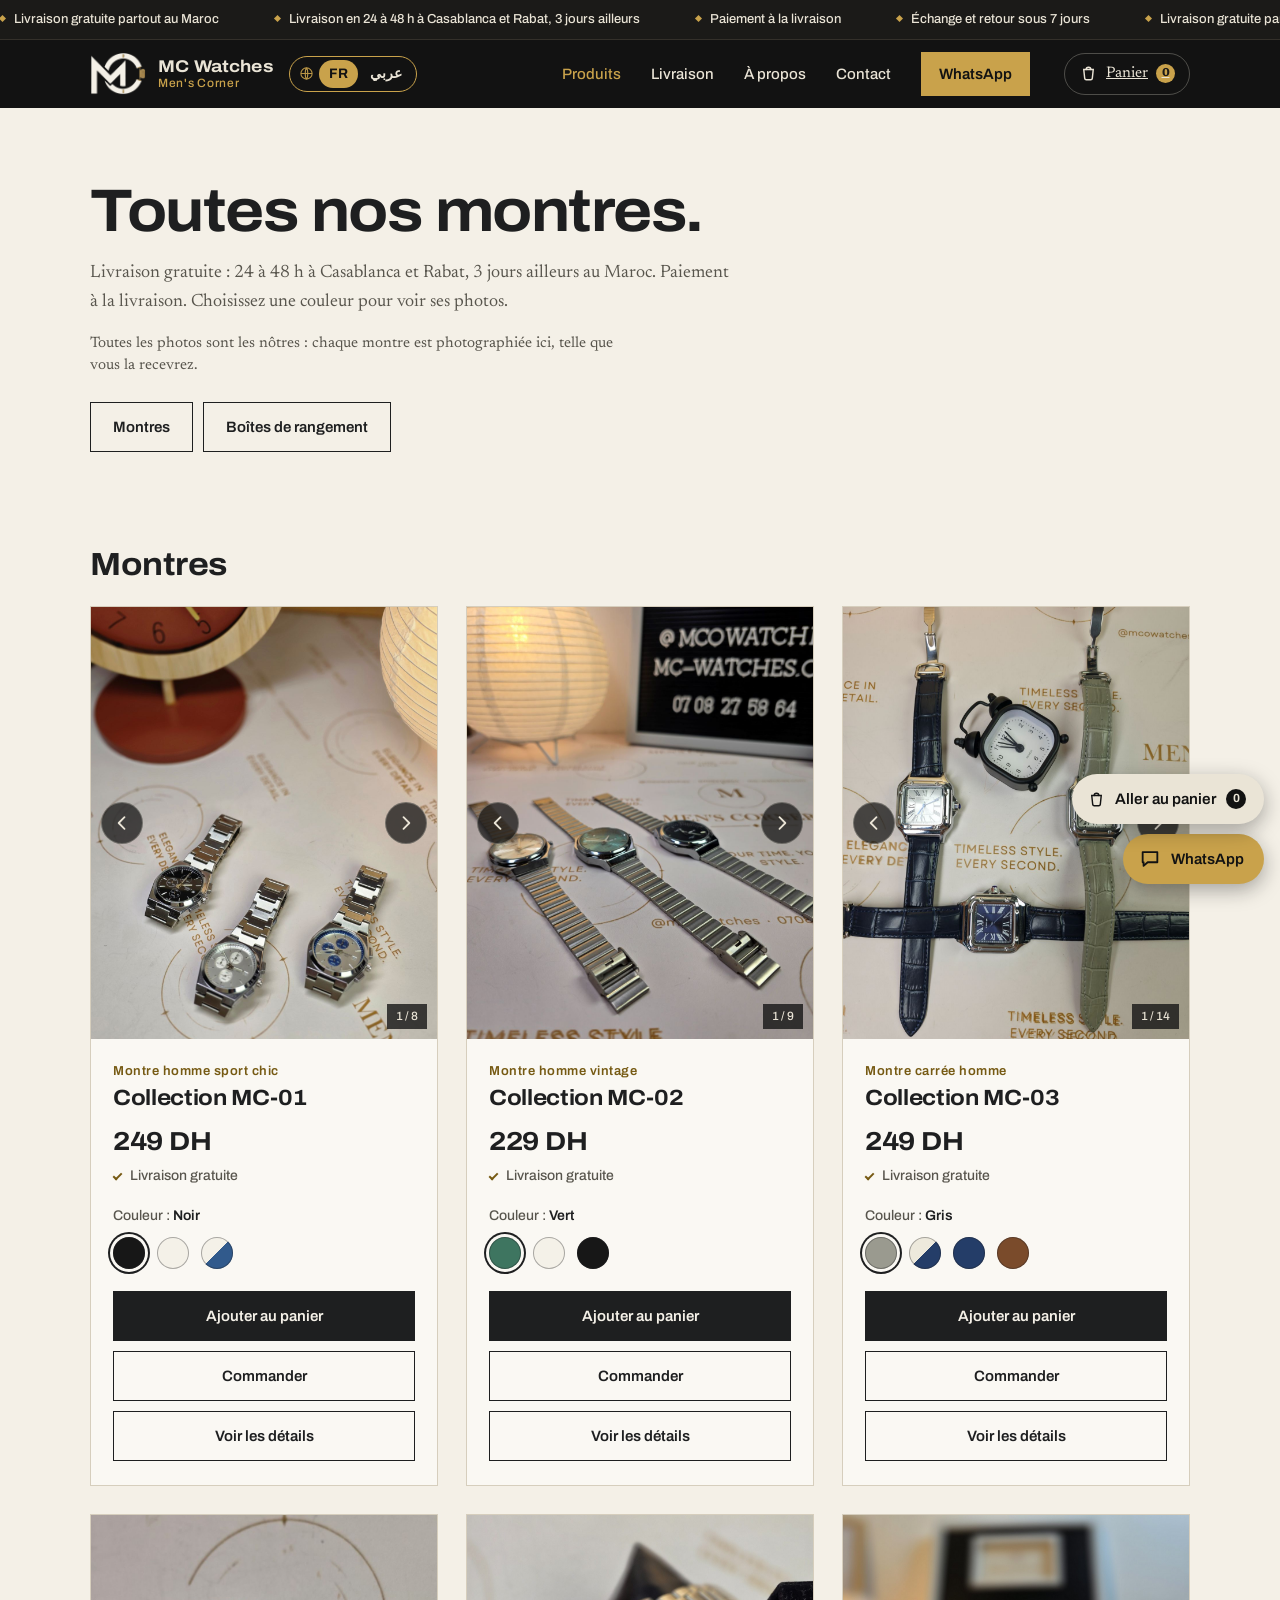
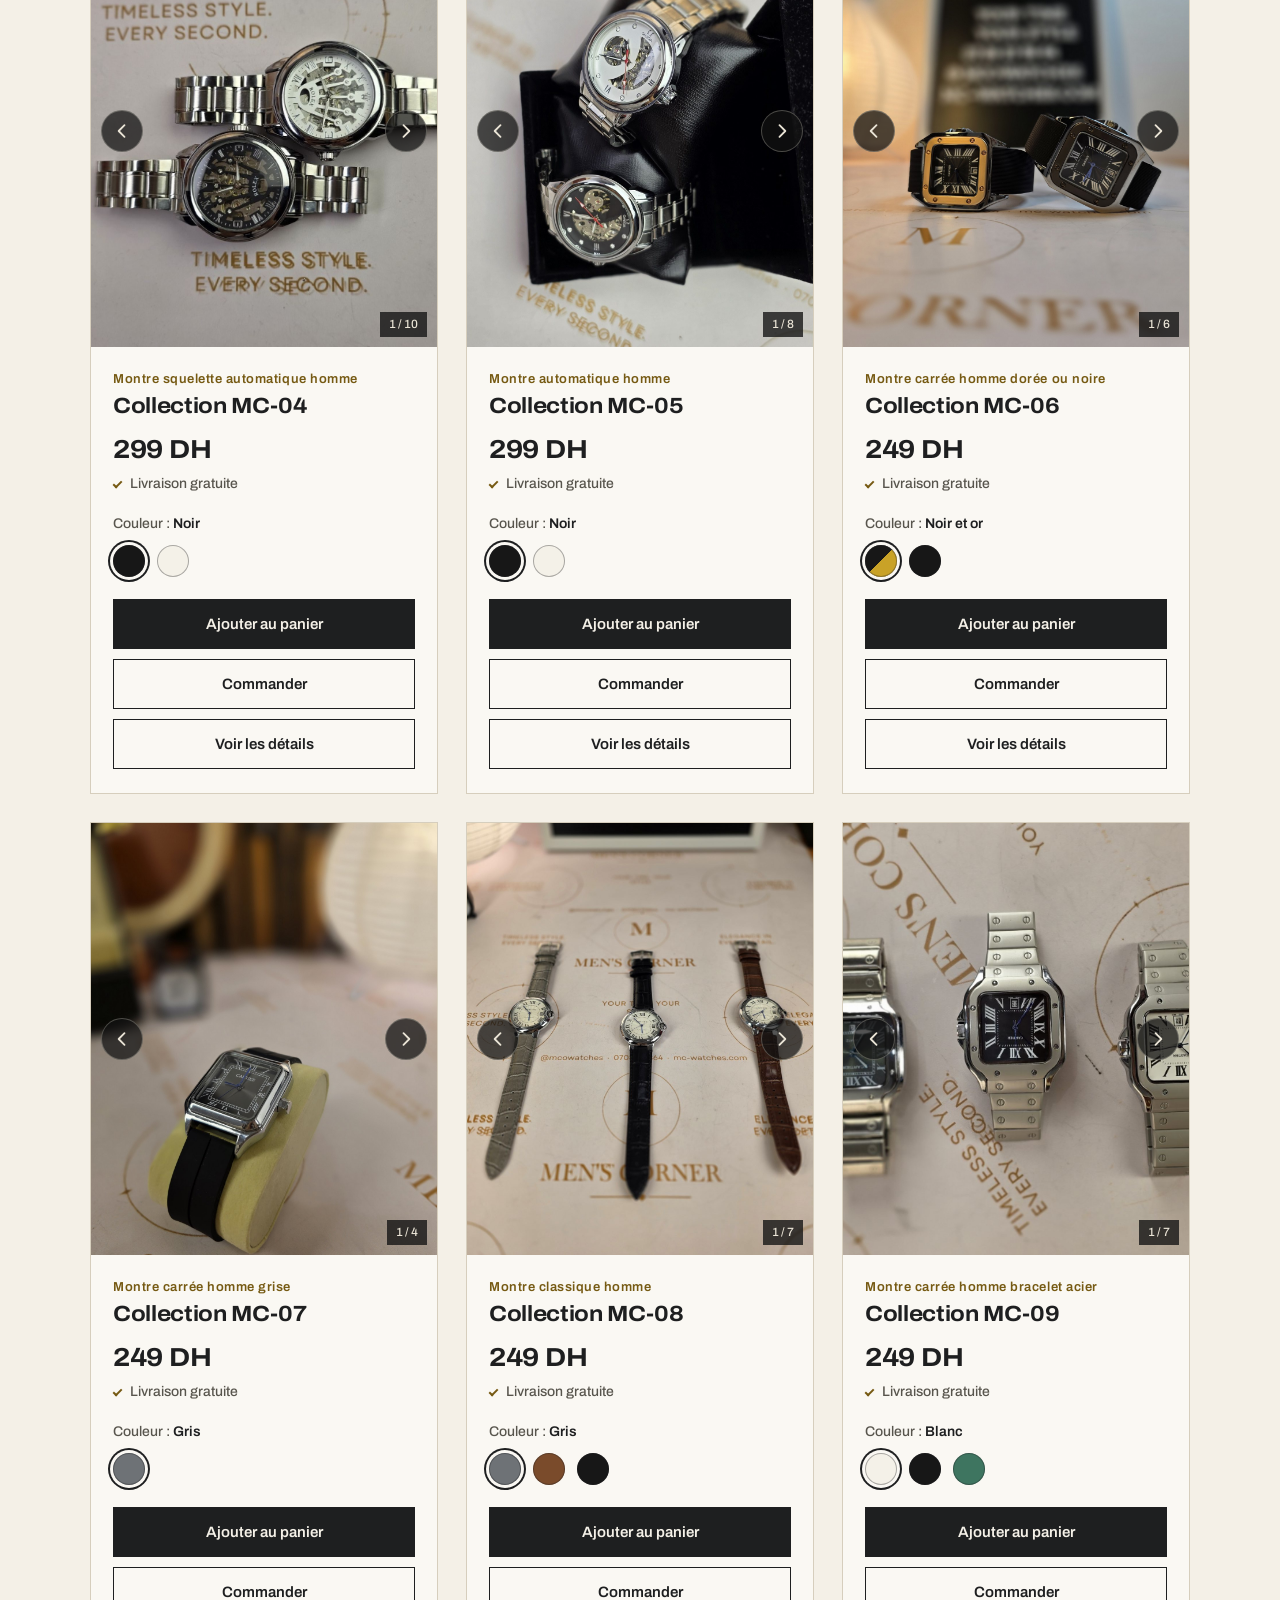
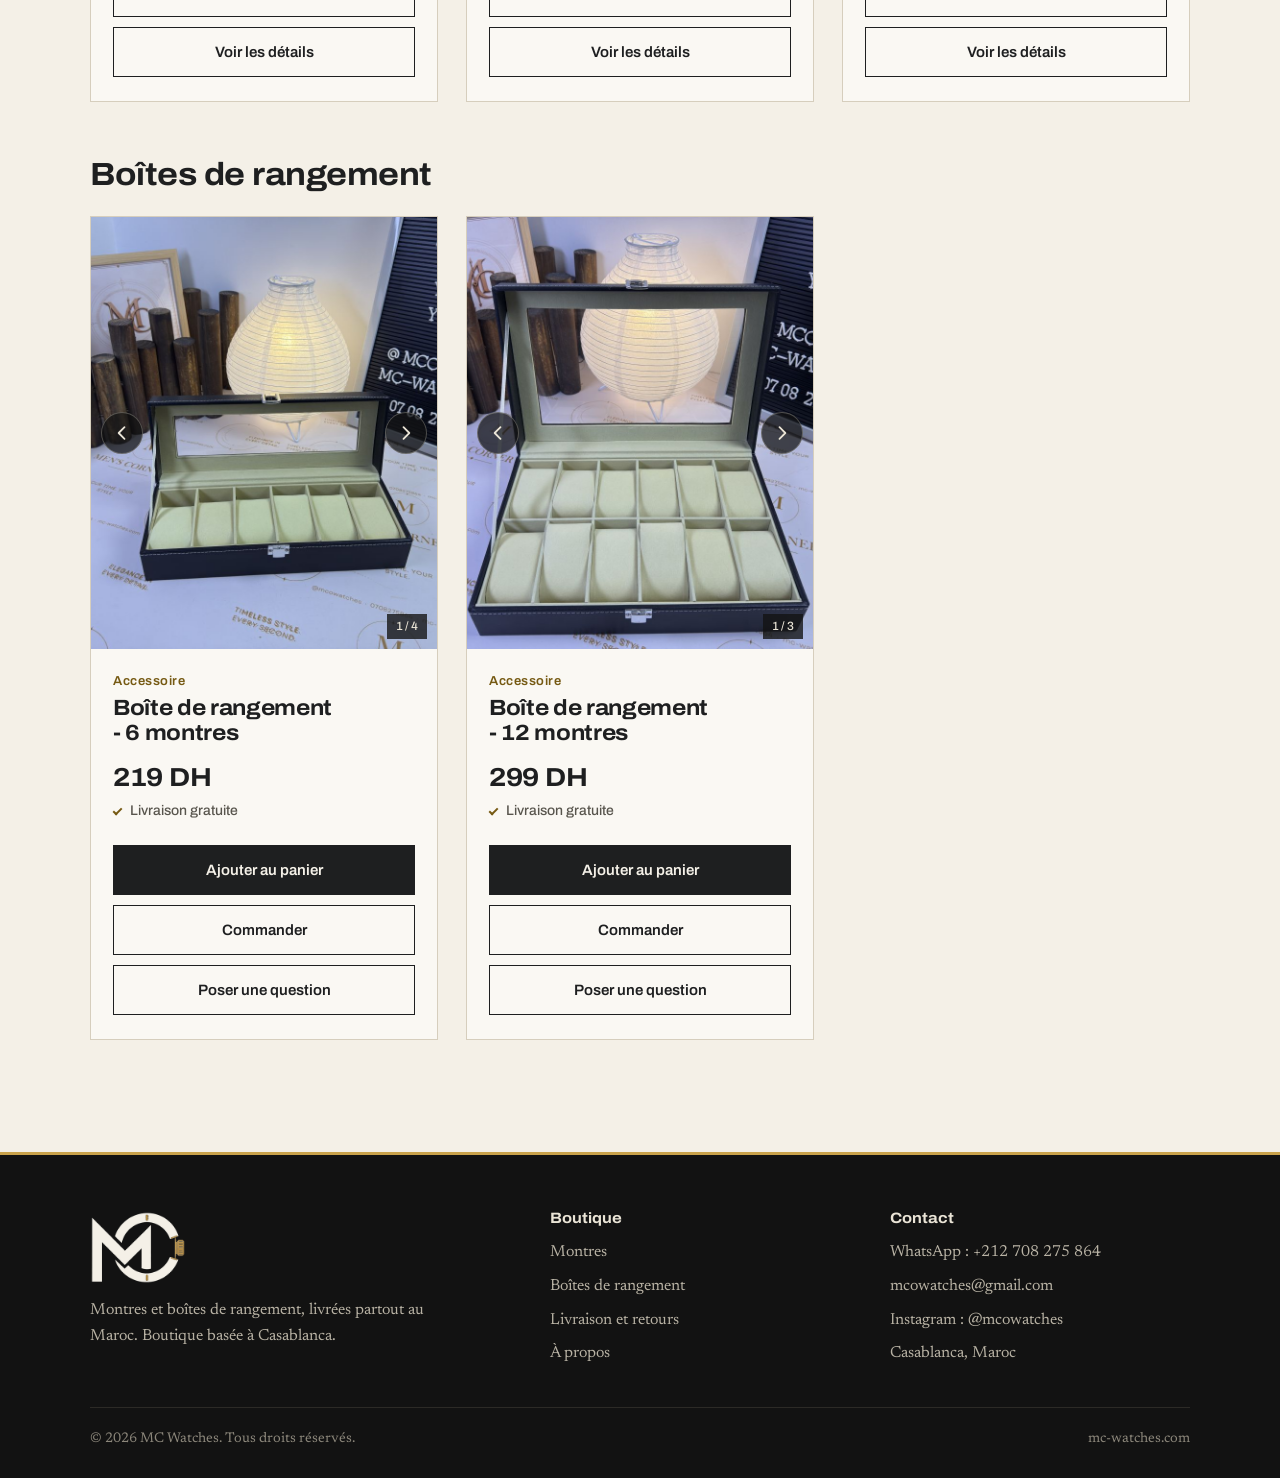
<file: produits.html>
<!doctype html>
<html lang="fr">
<head>
  <meta charset="utf-8">
  <meta name="viewport" content="width=device-width, initial-scale=1">
  <title>Montres homme au Maroc : modèles et prix | MC Watches</title>
  <meta name="description" content="Montres homme carrées, classiques ou automatiques, en plusieurs couleurs, et boîtes à montres. Livraison gratuite partout au Maroc, paiement à la livraison.">
  <meta name="robots" content="max-image-preview:large">
  <link rel="canonical" href="https://www.mc-watches.com/produits.html">
  <link rel="alternate" hreflang="fr" href="https://www.mc-watches.com/produits.html?lang=fr">
  <link rel="alternate" hreflang="ar" href="https://www.mc-watches.com/produits.html?lang=ar">
  <link rel="alternate" hreflang="x-default" href="https://www.mc-watches.com/produits.html">
  <meta name="theme-color" content="#121212">

  <meta property="og:type" content="website">
  <meta property="og:site_name" content="MC Watches">
  <meta property="og:locale" content="fr_MA">
  <meta property="og:title" content="Nos montres et boîtes de rangement | MC Watches">
  <meta property="og:description" content="Montres homme carrées, classiques ou automatiques, en plusieurs couleurs, et boîtes à montres. Livraison gratuite partout au Maroc, paiement à la livraison.">
  <meta property="og:url" content="https://www.mc-watches.com/produits.html">
  <meta property="og:image" content="https://www.mc-watches.com/og-image.jpg">
  <meta name="twitter:card" content="summary_large_image">

  <link rel="icon" href="favicon.ico" sizes="any">
  <link rel="icon" type="image/png" href="favicon.png">
  <link rel="apple-touch-icon" href="apple-touch-icon.png">

  <link rel="preconnect" href="https://fonts.googleapis.com">
  <link rel="preconnect" href="https://fonts.gstatic.com" crossorigin>
  <link rel="stylesheet" href="https://fonts.googleapis.com/css2?family=Archivo:wdth,wght@75..125,400..800&family=Newsreader:wght@400;500&display=swap">
  <script>
  /* La langue choisie, posee AVANT l'affichage : la version arabe ne
     montre jamais le francais une fraction de seconde. Les polices
     arabes ne sont chargees que pour la version arabe : le site
     francais reste exactement aussi rapide qu'avant.
     Tout le reste se passe dans i18n.js.                            */
  (function () {
    try {
      var p = new URLSearchParams(location.search), l = p.get("lang");
      if (l === "ar" || l === "fr") localStorage.setItem("mc-langue", l);
      else l = localStorage.getItem("mc-langue");
      if (l !== "ar") return;
      var d = document.documentElement;
      d.lang = "ar";
      d.dir = "rtl";
      d.classList.add("mc-ar");
      d.classList.add("mc-attente");
      setTimeout(function () { d.classList.remove("mc-attente"); }, 1500);
      var k = document.createElement("link");
      k.rel = "stylesheet";
      k.href = "https://fonts.googleapis.com/css2?family=Cairo:wght@400;600;700&family=Noto+Kufi+Arabic:wght@400;600;700&display=swap";
      document.head.appendChild(k);
    } catch (e) {}
  })();
  </script>
  <link rel="stylesheet" href="styles.css?v=46">
  <script src="data.js?v=46" defer></script>
  <script src="i18n.js?v=46" defer></script>
  <script src="site.js?v=46" defer></script>
</head>
<body>
  <a class="skip-link" href="#contenu">Aller au contenu</a>

  <div class="promo">
    <ul class="promo-list">
      <li>Livraison gratuite partout au Maroc</li>
      <li>Livraison en 24 à 48 h à Casablanca et Rabat, 3 jours ailleurs</li>
      <li>Paiement à la livraison</li>
      <li>Échange et retour sous 7 jours</li>
    </ul>
  </div>

  <header class="site-header">
    <div class="wrap">
      <a class="brand" href="./" aria-label="MC Watches, accueil">
        <img src="logo-light.png" width="240" height="184" alt="">
        <span class="brand-text">
          <span class="brand-name">MC Watches</span>
          <span class="brand-tag">Men's Corner</span>
        </span>
      </a>

      <button type="button" class="menu-toggle" aria-expanded="false" aria-controls="main-navigation">
        <span class="menu-bars" aria-hidden="true"></span>
        <span>Menu</span>
      </button>

      <nav class="nav" id="main-navigation" aria-label="Navigation principale">
        <a href="produits.html" aria-current="page">Produits</a>
        <a href="livraison.html">Livraison</a>
        <a href="./#about">À propos</a>
        <a href="./#contact">Contact</a>
        <a class="nav-cta" href="https://wa.me/212708275864?text=Bonjour%20MC%20Watches%2C%20je%20souhaite%20d%C3%A9couvrir%20les%20mod%C3%A8les%20disponibles." target="_blank" rel="noopener">WhatsApp</a>
      </nav>
    </div>
  </header>

  <main id="contenu">
    <div class="wrap">
      <div class="page-head">
        <h1>Toutes nos montres.</h1>
        <p>Livraison gratuite : 24 à 48 h à Casablanca et Rabat, 3 jours ailleurs au Maroc. Paiement à la livraison. Choisissez une couleur pour voir ses photos.</p>
        <p class="photo-note">Toutes les photos sont les nôtres : chaque montre est photographiée ici, telle que vous la recevrez.</p>
        <div class="jump">
          <a class="btn btn-ghost" href="#montres">Montres</a>
          <a class="btn btn-ghost" href="#boites">Boîtes de rangement</a>
        </div>
      </div>

      <section class="group" id="montres" aria-labelledby="t-montres">
        <h2 id="t-montres">Montres</h2>
        <div class="grid" data-produits="montre"></div>
      </section>

      <section class="group" id="boites" aria-labelledby="t-boites">
        <h2 id="t-boites">Boîtes de rangement</h2>
        <div class="grid" data-produits="boite"></div>
      </section>
    </div>
  </main>

  <footer class="site-footer">
    <div class="wrap">
      <div class="footer-grid">
        <div class="footer-brand">
          <img src="logo-light.png" width="240" height="184" loading="lazy" alt="Logo MC Watches">
          <p>Montres et boîtes de rangement, livrées partout au Maroc. Boutique basée à Casablanca.</p>
        </div>

        <div>
          <h2>Boutique</h2>
          <ul class="footer-links">
            <li><a href="produits.html#montres">Montres</a></li>
            <li><a href="produits.html#boites">Boîtes de rangement</a></li>
            <li><a href="livraison.html">Livraison et retours</a></li>
            <li><a href="./#about">À propos</a></li>
          </ul>
        </div>

        <div>
          <h2>Contact</h2>
          <ul class="footer-links">
            <li><a href="https://wa.me/212708275864?text=Bonjour%20MC%20Watches%2C%20j%27ai%20une%20question%20sur%20vos%20mod%C3%A8les." target="_blank" rel="noopener">WhatsApp : +212 708 275 864</a></li>
            <li><a href="mailto:mcowatches@gmail.com">mcowatches@gmail.com</a></li>
            <li><a href="https://www.instagram.com/mcowatches/" target="_blank" rel="noopener">Instagram : @mcowatches</a></li>
            <li>Casablanca, Maroc</li>
          </ul>
        </div>
      </div>

      <div class="footer-bottom">
        <span>© 2026 MC Watches. Tous droits réservés.</span>
        <span>mc-watches.com</span>
      </div>
    </div>
  </footer>

  <a class="wa-float" href="https://wa.me/212708275864?text=Bonjour%20MC%20Watches%2C%20je%20souhaite%20commander%20une%20montre." target="_blank" rel="noopener" aria-label="Écrire sur WhatsApp">
    <svg viewBox="0 0 24 24" width="22" height="22" aria-hidden="true"><path d="M4 4.5h16v11H9.5L5 19.5v-4H4z" fill="none" stroke="currentColor" stroke-width="2" stroke-linejoin="round"/></svg>
    <span>WhatsApp</span>
  </a>
</body>
</html>
</file>
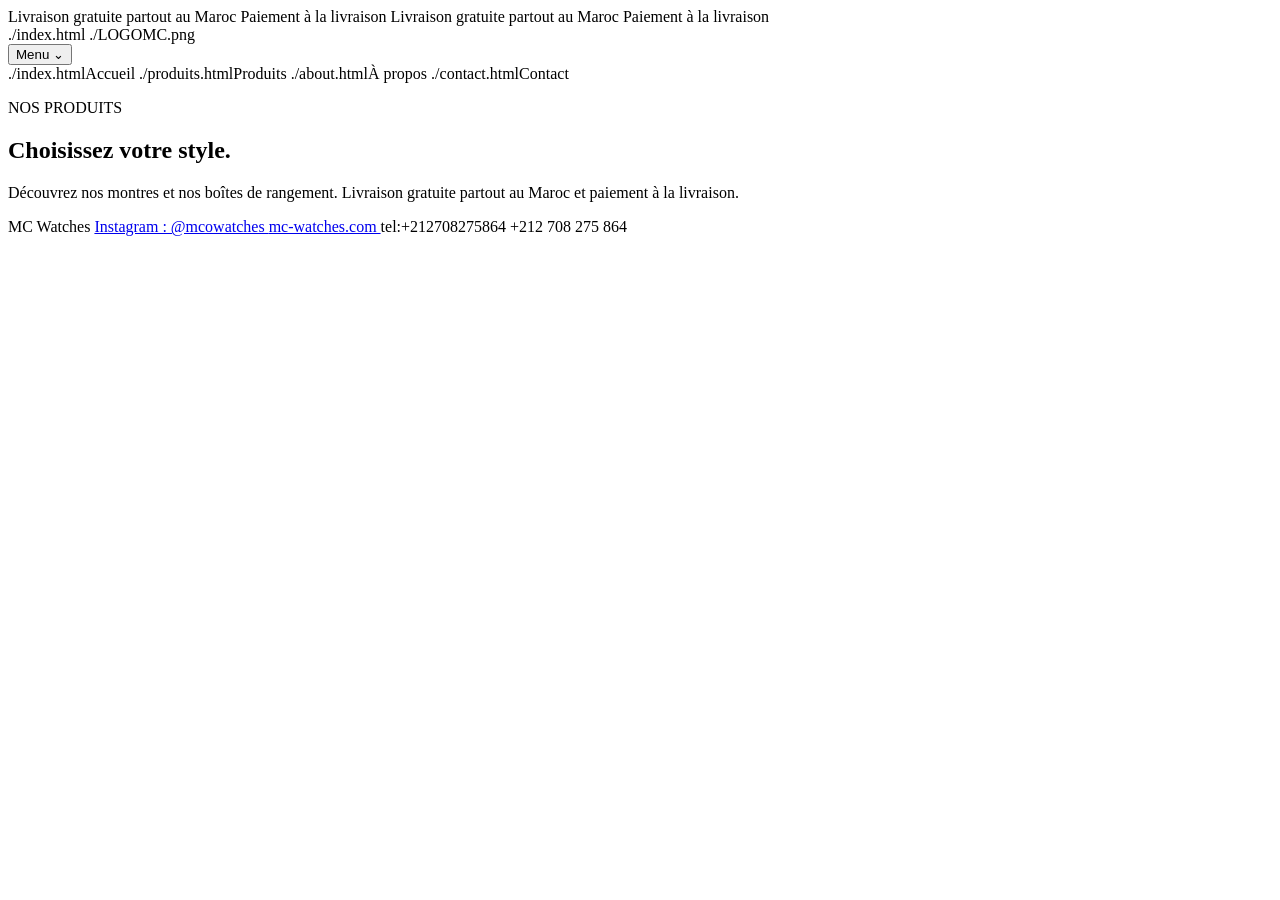
<file: images/produits.html>
<!doctype html>
<html lang="fr">

<head>
  <meta charset="utf-8">

  <meta
    name="viewport"
    content="width=device-width, initial-scale=1"
  >

  <meta
    name="description"
    content="Découvrez les montres et boîtes de rangement MC Watches avec livraison gratuite partout au Maroc."
  >

  <title>Nos produits | MC Watches</title>

  <link rel="stylesheet" hrefcss

  ./catalogue.js?v=12script>
</head>

<body>

  <!-- Barre de livraison -->

  <div
    class="shipping-bar"
    aria-label="Livraison gratuite partout au Maroc"
  >
    <div class="shipping-track">
      <span>Livraison gratuite partout au Maroc</span>
      <span>Paiement à la livraison</span>
      <span>Livraison gratuite partout au Maroc</span>
      <span>Paiement à la livraison</span>
    </div>
  </div>

  <!-- Header -->

  <header class="site-header">

    ./index.html
      ./LOGOMC.png
    </a>

    <div class="dropdown-menu">

      <button
        type="button"
        class="menu-toggle"
        aria-expanded="false"
        aria-controls="main-navigation"
      >
        <span>Menu</span>

        <span
          class="menu-arrow"
          aria-hidden="true"
        >
          ⌄
        </span>
      </button>

      <nav
        class="main-navigation"
        id="main-navigation"
        aria-label="Navigation principale"
      >
        ./index.htmlAccueil</a>
        ./produits.htmlProduits</a>
        ./about.htmlÀ propos</a>
        ./contact.htmlContact</a>
      </nav>

    </div>

  </header>

  <!-- Catalogue -->

  <main>

    <section
      class="catalogue-section"
      id="catalogue"
    >
      <p class="eyebrow">
        NOS PRODUITS
      </p>

      <h1>
        Choisissez votre style.
      </h1>

      <p class="section-copy">
        Découvrez nos montres et nos boîtes de rangement.
        Livraison gratuite partout au Maroc et paiement à la livraison.
      </p>

      <div
        class="catalogue-grid"
        id="catalogue-produits"
      ></div>
    </section>

  </main>

  <!-- Footer -->

  <footer class="product-footer">

    <span>MC Watches</span>

    <a
      href="https://www.instagram.com/mcowatches/"
      target="_blank"
      rel="noopener"
    >
      Instagram : @mcowatches
    </a>

    <a href="https://www.mc-watches.com">
      mc-watches.com
    </a>

    tel:+212708275864
      +212 708 275 864
    </a>

  </footer>

  <!-- Menu déroulant -->

  <script>
    document.addEventListener("DOMContentLoaded", function () {
      const menuButton =
        document.querySelector(".menu-toggle");

      const navigation =
        document.querySelector(".main-navigation");

      if (!menuButton || !navigation) {
        return;
      }

      function closeMenu() {
        navigation.classList.remove("open");

        menuButton.setAttribute(
          "aria-expanded",
          "false"
        );
      }

      menuButton.addEventListener(
        "click",
        function (event) {
          event.stopPropagation();

          const isOpen =
            navigation.classList.toggle("open");

          menuButton.setAttribute(
            "aria-expanded",
            String(isOpen)
          );
        }
      );

      navigation
        .querySelectorAll("a")
        .forEach(function (link) {
          link.addEventListener(
            "click",
            closeMenu
          );
        });

      document.addEventListener(
        "click",
        function (event) {
          const clickInsideMenu =
            navigation.contains(event.target) ||
            menuButton.contains(event.target);

          if (!clickInsideMenu) {
            closeMenu();
          }
        }
      );

      document.addEventListener(
        "keydown",
        function (event) {
          if (event.key === "Escape") {
            closeMenu();
            menuButton.focus();
          }
        }
      );
    });
  </script>

</body>

</html>
</file>
<file: styles.css>
/* ==========================================================
   MC WATCHES - STYLES
   Palette tirée du logo : charbon, doré, crème.
   Un seul fichier pour tout le site.
   ========================================================== */

:root {
  --case: #121212;          /* fond sombre, comme les photos produits */
  --case-2: #1B1A18;
  --ink: #1E1F20;           /* texte sur fond clair */
  --paper: #F4F0E7;         /* fond clair, couleur du logo */
  --card: #FAF8F3;
  --bone: #EAE4D6;          /* texte sur fond sombre */
  --bone-muted: #B8B2A4;
  --muted: #58554D;         /* texte secondaire sur fond clair */
  --line: #D6CEBD;
  --gold: #C9A24B;          /* ornements, boutons sur fond sombre */
  --gold-ink: #765A13;      /* texte doré sur fond clair (contraste 5,7:1) */

  --f-display: "Archivo", "Helvetica Neue", Arial, sans-serif;
  --f-text: "Newsreader", Georgia, "Times New Roman", serif;

  --wrap: 1180px;
  --gutter: clamp(20px, 4vw, 40px);
  --section: clamp(64px, 9vw, 112px);
}

/* ---------- Base ---------- */

*,
*::before,
*::after { box-sizing: border-box; }

html {
  scroll-behavior: smooth;
  -webkit-text-size-adjust: 100%;
}

body {
  margin: 0;
  color: var(--ink);
  background: var(--paper);
  font-family: var(--f-text);
  font-size: 1.125rem;
  line-height: 1.6;
  text-rendering: optimizeLegibility;
}

img { display: block; max-width: 100%; height: auto; }

h1, h2, h3 {
  margin: 0;
  font-family: var(--f-display);
  font-weight: 700;
  font-stretch: 110%;
  line-height: 1.06;
  letter-spacing: -0.015em;
  text-wrap: balance;
}

h2 { font-size: clamp(1.9rem, 3.6vw, 2.75rem); }

p { margin: 0; }

a { color: inherit; }

button, a { -webkit-tap-highlight-color: transparent; }

:focus-visible {
  outline: 3px solid var(--gold-ink);
  outline-offset: 3px;
}

.on-dark :focus-visible,
.site-header :focus-visible,
.promo :focus-visible,
.site-footer :focus-visible {
  outline-color: var(--gold);
}

.skip-link {
  position: absolute;
  top: -60px;
  left: 12px;
  z-index: 200;
  padding: 10px 16px;
  color: var(--case);
  background: var(--gold);
  font-family: var(--f-display);
  font-weight: 600;
  text-decoration: none;
}
.skip-link:focus { top: 12px; }

.wrap {
  width: 100%;
  max-width: var(--wrap);
  margin-inline: auto;
  padding-inline: var(--gutter);
}

.on-dark {
  color: var(--bone);
  background: var(--case);
}

/* ---------- Boutons ---------- */

.btn {
  display: inline-flex;
  min-height: 50px;
  align-items: center;
  justify-content: center;
  padding: 12px 22px;
  border: 1.5px solid var(--ink);
  font-family: var(--f-display);
  font-size: 0.9375rem;
  font-weight: 600;
  line-height: 1.2;
  text-align: center;
  text-decoration: none;
  cursor: pointer;
  transition: background-color 0.18s ease, color 0.18s ease, border-color 0.18s ease;
}

.btn-solid { color: var(--paper); background: var(--ink); }
.btn-solid:hover { background: var(--gold-ink); border-color: var(--gold-ink); }

.btn-ghost { color: var(--ink); background: transparent; }
.btn-ghost:hover { color: var(--paper); background: var(--ink); }

.on-dark .btn-solid { color: var(--case); background: var(--gold); border-color: var(--gold); }
.on-dark .btn-solid:hover { background: var(--bone); border-color: var(--bone); }
.on-dark .btn-ghost { color: var(--bone); border-color: var(--bone-muted); }
.on-dark .btn-ghost:hover { color: var(--case); background: var(--bone); border-color: var(--bone); }

/* ---------- Bandeau livraison ---------- */

.promo {
  color: var(--bone);
  background: var(--case-2);
  border-bottom: 1px solid #34302a;
  font-family: var(--f-display);
  font-size: 0.8125rem;
  font-weight: 500;
}

.promo-list {
  display: flex;
  flex-wrap: wrap;
  justify-content: center;
  gap: 2px 28px;
  margin: 0;
  padding: 9px var(--gutter);
  list-style: none;
}

.promo-list li::before {
  content: "";
  display: inline-block;
  width: 5px;
  height: 5px;
  margin-right: 9px;
  vertical-align: 2px;
  background: var(--gold);
  transform: rotate(45deg);
}

/* ---------- En-tête ---------- */

.site-header {
  position: sticky;
  top: 0;
  z-index: 50;
  color: var(--bone);
  background: var(--case);
}

.site-header .wrap {
  display: flex;
  min-height: 68px;
  align-items: center;
  justify-content: space-between;
  gap: 16px;
}

.brand {
  display: flex;
  align-items: center;
  gap: 12px;
  color: var(--bone);
  text-decoration: none;
}

.brand img { width: 56px; height: auto; }

.brand-text {
  display: flex;
  flex-direction: column;
  font-family: var(--f-display);
  line-height: 1.1;
}

.brand-name {
  font-size: 1.0625rem;
  font-weight: 700;
  font-stretch: 112%;
  letter-spacing: 0.01em;
}

.brand-tag {
  color: var(--gold);
  font-size: 0.75rem;
  font-weight: 500;
  letter-spacing: 0.06em;
}

.menu-toggle {
  display: inline-flex;
  min-height: 44px;
  align-items: center;
  gap: 10px;
  padding: 8px 14px;
  color: var(--bone);
  background: transparent;
  border: 1px solid #4a463e;
  font-family: var(--f-display);
  font-size: 0.9375rem;
  font-weight: 600;
  cursor: pointer;
}

.menu-toggle:hover,
.menu-toggle[aria-expanded="true"] { border-color: var(--gold); }

.menu-bars,
.menu-bars::before,
.menu-bars::after {
  display: block;
  width: 18px;
  height: 2px;
  background: currentColor;
  transition: transform 0.2s ease, opacity 0.2s ease;
}
.menu-bars { position: relative; }
.menu-bars::before,
.menu-bars::after { content: ""; position: absolute; left: 0; }
.menu-bars::before { top: -6px; }
.menu-bars::after { top: 6px; }
.menu-toggle[aria-expanded="true"] .menu-bars { background: transparent; }
.menu-toggle[aria-expanded="true"] .menu-bars::before { top: 0; transform: rotate(45deg); }
.menu-toggle[aria-expanded="true"] .menu-bars::after { top: 0; transform: rotate(-45deg); }

.nav {
  position: absolute;
  top: 100%;
  right: 0;
  left: 0;
  display: none;
  flex-direction: column;
  padding: 6px var(--gutter) 22px;
  background: var(--case-2);
  border-top: 1px solid #34302a;
  border-bottom: 2px solid var(--gold);
}
.nav.is-open { display: flex; }

.nav a {
  padding: 15px 0;
  color: var(--bone);
  border-bottom: 1px solid #34302a;
  font-family: var(--f-display);
  font-size: 1rem;
  font-weight: 500;
  text-decoration: none;
}
.nav a:hover { color: var(--gold); }
.nav a[aria-current="page"] { color: var(--gold); }

.nav .nav-cta {
  margin-top: 18px;
  padding: 12px 20px;
  color: var(--case);
  background: var(--gold);
  border: 0;
  font-weight: 600;
  text-align: center;
}
.nav .nav-cta:hover { color: var(--case); background: var(--bone); }

@media (min-width: 880px) {
  .menu-toggle { display: none; }

  .nav {
    position: static;
    display: flex;
    flex-direction: row;
    align-items: center;
    gap: 30px;
    padding: 0;
    background: none;
    border: 0;
  }

  .nav a { padding: 6px 0; border: 0; font-size: 0.9375rem; }

  .nav .nav-cta { margin: 0; padding: 10px 18px; }
}

/* ---------- Accueil : hero ---------- */

.hero { border-bottom: 1px solid #34302a; }

.hero .wrap {
  display: grid;
  grid-template-columns: minmax(0, 1.05fr) minmax(0, 0.95fr);
  align-items: center;
  gap: clamp(32px, 6vw, 72px);
  padding-block: clamp(40px, 7vw, 88px);
}

.hero h1 {
  max-width: 14ch;
  font-size: clamp(2.4rem, 5vw, 4.25rem);
  line-height: 1.02;
  letter-spacing: -0.025em;
}

.hero-lead {
  max-width: 34em;
  margin-top: 22px;
  color: var(--bone-muted);
  font-size: 1.1875rem;
}

.hero-lead strong { color: var(--bone); font-weight: 500; }

.hero-actions {
  display: flex;
  flex-wrap: wrap;
  gap: 12px;
  margin-top: 32px;
}

/* Le cadran : la photo dans une lunette graduée, comme le logo */

.dial {
  position: relative;
  width: 100%;
  max-width: 500px;
  aspect-ratio: 1;
  margin-inline: auto;
}

.dial-ring {
  position: absolute;
  inset: 0;
  width: 100%;
  height: 100%;
  animation: dial-in 1.2s cubic-bezier(0.2, 0.7, 0.2, 1) both;
}

/* La lunette donne l'heure avec ses propres graduations.
   Tout reste creme, sauf la seconde qui passe en dore : c'est la
   seule qui change de couleur, et la seule qui bouge chaque seconde.
   L'heure est la plus longue et la plus epaisse, la minute suit. */
.dial-ring line {
  stroke-linecap: round;
  transition: stroke-width 0.18s ease, stroke-opacity 0.18s ease, stroke 0.25s ease;
}
.tk { stroke: var(--bone); stroke-opacity: 0.28; stroke-width: 2.4; }
.tk-maj { stroke-opacity: 0.46; stroke-width: 3.6; }
.tk-min { stroke-opacity: 0.92; stroke-width: 5; }
.tk-hr { stroke-opacity: 1; stroke-width: 7; }
.tk-sec { stroke: var(--gold); stroke-opacity: 1; stroke-width: 5; }

@keyframes dial-in {
  from { opacity: 0; transform: rotate(-30deg) scale(0.96); }
  to { opacity: 1; transform: none; }
}

.dial-photo {
  position: absolute;
  inset: 11%;
  width: 78%;
  height: 78%;
  border-radius: 50%;
  object-fit: cover;
  box-shadow: 0 0 0 1px rgba(234, 228, 214, 0.18);
}

.dial-crown {
  position: absolute;
  top: 50%;
  right: -5%;
  width: 3.4%;
  height: 11%;
  background: var(--gold);
  border-radius: 2px;
  transform: translateY(-50%);
}

@media (max-width: 820px) {
  .hero .wrap { grid-template-columns: 1fr; }
  .dial { max-width: 380px; }
}

@media (max-width: 520px) {
  .hero-actions .btn { flex: 1 1 100%; }
}

/* ---------- Sections claires ---------- */

.section { padding-block: var(--section); }

.section-head { max-width: 40rem; margin-bottom: clamp(32px, 5vw, 52px); }

.section-head p {
  margin-top: 14px;
  color: var(--muted);
}

/* ---------- Cartes produits ---------- */

.grid {
  display: grid;
  grid-template-columns: repeat(3, minmax(0, 1fr));
  gap: clamp(18px, 2.4vw, 28px);
}

@media (max-width: 1000px) { .grid { grid-template-columns: repeat(2, minmax(0, 1fr)); } }
@media (max-width: 640px) { .grid { grid-template-columns: 1fr; } }

.card {
  display: flex;
  min-width: 0;
  flex-direction: column;
  background: var(--card);
  border: 1px solid var(--line);
  transition: border-color 0.2s ease;
}
.card:hover { border-color: var(--ink); }

.card-media {
  position: relative;
  aspect-ratio: 4 / 5;
  overflow: hidden;
  background: var(--case);
}

.card-img {
  width: 100%;
  height: 100%;
  object-fit: cover;
}

.car-btn {
  position: absolute;
  top: 50%;
  display: grid;
  width: 42px;
  height: 42px;
  place-items: center;
  padding: 0;
  color: var(--bone);
  background: rgba(18, 18, 18, 0.72);
  border: 1px solid rgba(234, 228, 214, 0.28);
  border-radius: 50%;
  cursor: pointer;
  transform: translateY(-50%);
  transition: background-color 0.15s ease, color 0.15s ease;
}
.car-prev { left: 10px; }
.car-next { right: 10px; }
.car-btn:hover { color: var(--case); background: var(--gold); border-color: var(--gold); }
.card-media :focus-visible,
.detail-media :focus-visible { outline-color: var(--gold); outline-offset: -3px; }

.count {
  position: absolute;
  right: 10px;
  bottom: 10px;
  padding: 3px 9px;
  color: var(--bone);
  background: rgba(18, 18, 18, 0.78);
  font-family: var(--f-display);
  font-size: 0.75rem;
  font-weight: 500;
  font-variant-numeric: tabular-nums;
}

.card-body {
  display: flex;
  flex: 1;
  flex-direction: column;
  padding: 22px 22px 24px;
}

.card-ref {
  color: var(--gold-ink);
  font-family: var(--f-display);
  font-size: 0.8125rem;
  font-weight: 600;
  letter-spacing: 0.04em;
}

.card-title {
  margin-top: 4px;
  font-size: 1.375rem;
  line-height: 1.15;
}

.card-price {
  margin-top: 10px;
  font-family: var(--f-display);
  font-size: 1.625rem;
  font-weight: 700;
  font-stretch: 110%;
  font-variant-numeric: tabular-nums;
  letter-spacing: -0.01em;
}

.card-delivery {
  margin-top: 2px;
  color: var(--muted);
  font-family: var(--f-display);
  font-size: 0.875rem;
  font-weight: 500;
}
.card-delivery::before {
  content: "";
  display: inline-block;
  width: 9px;
  height: 5px;
  margin-right: 8px;
  vertical-align: 2px;
  border-bottom: 2px solid var(--gold-ink);
  border-left: 2px solid var(--gold-ink);
  transform: rotate(-45deg);
}

.swatch-group { margin-top: 18px; }

.swatch-label {
  margin-bottom: 9px;
  font-family: var(--f-display);
  font-size: 0.875rem;
  font-weight: 500;
  color: var(--muted);
}
.swatch-label strong { color: var(--ink); font-weight: 600; }

.swatches { display: flex; flex-wrap: wrap; gap: 12px; }

.swatch {
  width: 32px;
  height: 32px;
  padding: 0;
  border: 0;
  border-radius: 50%;
  box-shadow: inset 0 0 0 1px rgba(30, 31, 32, 0.35);
  cursor: pointer;
}
.swatch[aria-pressed="true"] {
  box-shadow: inset 0 0 0 1px rgba(30, 31, 32, 0.35), 0 0 0 3px var(--card), 0 0 0 5px var(--ink);
}

.card-actions {
  display: grid;
  gap: 10px;
  margin-top: auto;
  padding-top: 22px;
}

/* ---------- Accueil : boîtes de rangement ---------- */

.storage { background: #EAE4D6; }

.storage .wrap {
  display: grid;
  grid-template-columns: minmax(0, 1fr) minmax(0, 1fr);
  align-items: center;
  gap: clamp(28px, 5vw, 64px);
  padding-block: var(--section);
}

.storage-photo {
  aspect-ratio: 4 / 3;
  object-fit: cover;
  width: 100%;
}

.storage h2 { max-width: 16ch; }
.storage p { margin-top: 14px; max-width: 34em; color: var(--muted); }

.storage-prices {
  display: grid;
  gap: 0;
  margin: 24px 0 28px;
  padding: 0;
  max-width: 24rem;
  list-style: none;
  border-top: 1px solid var(--line);
  font-family: var(--f-display);
}
.storage-prices li {
  display: flex;
  justify-content: space-between;
  gap: 16px;
  padding: 12px 0;
  border-bottom: 1px solid var(--line);
  font-weight: 500;
}
.storage-prices strong { font-variant-numeric: tabular-nums; }

@media (max-width: 760px) { .storage .wrap { grid-template-columns: 1fr; } }

/* ---------- Accueil : à propos ---------- */

.about {
  display: grid;
  grid-template-columns: minmax(0, 1.1fr) minmax(0, 0.9fr);
  gap: clamp(32px, 6vw, 80px);
  align-items: start;
}

.about-text p { margin-top: 16px; max-width: 34em; color: var(--muted); }
.about-text h2 { max-width: 15ch; }

.facts-list { margin: 0; border-top: 1px solid var(--ink); }

.facts-list div {
  display: grid;
  grid-template-columns: 9.5rem 1fr;
  gap: 16px;
  padding: 18px 0;
  border-bottom: 1px solid var(--line);
}

.facts-list dt {
  font-family: var(--f-display);
  font-size: 0.9375rem;
  font-weight: 600;
}

.facts-list dd { margin: 0; color: var(--muted); }

@media (max-width: 820px) { .about { grid-template-columns: 1fr; } }
@media (max-width: 440px) { .facts-list div { grid-template-columns: 1fr; gap: 2px; } }

/* ---------- Accueil : commander ---------- */

.order { border-top: 1px solid var(--line); }

.steps {
  display: grid;
  grid-template-columns: repeat(3, minmax(0, 1fr));
  gap: clamp(20px, 4vw, 48px);
  margin: 0;
  padding: 0;
  list-style: none;
  counter-reset: step;
}

.steps li {
  position: relative;
  padding-top: 26px;
  border-top: 1px solid var(--ink);
  counter-increment: step;
}

/* un repère doré sur la ligne, comme un index de cadran */
.steps li::before {
  content: "";
  position: absolute;
  top: -4px;
  left: 0;
  width: 3px;
  height: 9px;
  background: var(--gold-ink);
}

.steps li::after {
  content: counter(step);
  display: block;
  order: -1;
  margin-bottom: 14px;
  color: var(--gold-ink);
  font-family: var(--f-display);
  font-size: 2.25rem;
  font-weight: 700;
  font-stretch: 110%;
  line-height: 1;
}

.steps li { display: flex; flex-direction: column; }
.steps li::after { position: static; }

.steps strong {
  font-family: var(--f-display);
  font-size: 1.25rem;
  font-weight: 700;
}
.steps span { margin-top: 6px; color: var(--muted); }

@media (max-width: 760px) { .steps { grid-template-columns: 1fr; } }

/* ---------- Accueil : contact ---------- */

.contact { border-top: 1px solid #34302a; }

.contact .wrap {
  padding-block: var(--section);
}

.contact h2 { max-width: 18ch; }
.contact p { margin-top: 14px; max-width: 34em; color: var(--bone-muted); }

.contact-actions {
  display: flex;
  flex-wrap: wrap;
  gap: 12px;
  margin-top: 30px;
}

/* ---------- Pied de page ---------- */

.site-footer {
  color: var(--bone-muted);
  background: var(--case);
  border-top: 3px solid var(--gold);
  font-size: 1rem;
}

.footer-grid {
  display: grid;
  grid-template-columns: minmax(0, 1.4fr) repeat(2, minmax(0, 1fr));
  gap: 40px;
  padding-block: 56px 40px;
}

.footer-brand img { width: 96px; margin-bottom: 14px; }
.footer-brand p { max-width: 24em; }

.site-footer h2 {
  margin-bottom: 14px;
  color: var(--bone);
  font-size: 0.9375rem;
  letter-spacing: 0;
}

.footer-links {
  display: grid;
  gap: 8px;
  margin: 0;
  padding: 0;
  list-style: none;
}

.site-footer a { text-decoration: none; overflow-wrap: anywhere; }
.site-footer a:hover { color: var(--gold); text-decoration: underline; }

.footer-bottom {
  display: flex;
  flex-wrap: wrap;
  justify-content: space-between;
  gap: 8px 24px;
  padding-block: 20px 28px;
  border-top: 1px solid #2c2a26;
  color: #8C877B;
  font-size: 0.875rem;
}

@media (max-width: 760px) {
  .footer-grid { grid-template-columns: 1fr 1fr; }
  .footer-brand { grid-column: 1 / -1; }
}
@media (max-width: 440px) { .footer-grid { grid-template-columns: 1fr; } }

/* ---------- Bouton WhatsApp flottant ---------- */

.wa-float {
  position: fixed;
  right: 16px;
  bottom: 16px;
  z-index: 60;
  display: inline-flex;
  min-height: 50px;
  align-items: center;
  gap: 10px;
  padding: 12px 20px 12px 16px;
  color: var(--case);
  background: var(--gold);
  border-radius: 999px;
  box-shadow: 0 6px 20px rgba(18, 18, 18, 0.35);
  font-family: var(--f-display);
  font-size: 0.9375rem;
  font-weight: 600;
  text-decoration: none;
  transition: opacity 0.2s ease, transform 0.2s ease, background-color 0.18s ease;
}
.wa-float:hover { background: var(--bone); }
.wa-float.is-hidden { opacity: 0; pointer-events: none; transform: translateY(12px); }
.wa-float svg { flex: none; }

@media (max-width: 380px) {
  .wa-float span { position: absolute; width: 1px; height: 1px; overflow: hidden; clip-path: inset(50%); }
  .wa-float { padding: 14px; }
}

/* ---------- Page produits ---------- */

.page-head { padding-block: clamp(40px, 6vw, 72px) clamp(24px, 4vw, 40px); }

.page-head h1 {
  max-width: 16ch;
  font-size: clamp(2.25rem, 5vw, 3.75rem);
  letter-spacing: -0.025em;
}

.page-head p { max-width: 36em; margin-top: 16px; color: var(--muted); }

.page-head .jump {
  display: flex;
  flex-wrap: wrap;
  gap: 10px;
  margin-top: 24px;
}

.group { padding-block: clamp(32px, 5vw, 56px) 0; scroll-margin-top: 88px; }
.group:last-of-type { padding-bottom: var(--section); }
.group > h2 { margin-bottom: 24px; font-size: clamp(1.5rem, 2.8vw, 2rem); }

/* ---------- Fiche produit ---------- */

.product-page { padding-block: clamp(24px, 4vw, 48px) var(--section); }

.crumbs {
  display: flex;
  flex-wrap: wrap;
  gap: 8px;
  margin-bottom: 24px;
  color: var(--muted);
  font-family: var(--f-display);
  font-size: 0.875rem;
}
.crumbs a { text-underline-offset: 3px; }
.crumbs [aria-current] { color: var(--ink); font-weight: 600; }

.detail {
  display: grid;
  grid-template-columns: minmax(0, 1.15fr) minmax(0, 0.85fr);
  gap: clamp(28px, 5vw, 64px);
  align-items: start;
}

.detail-media {
  position: relative;
  aspect-ratio: 4 / 5;
  overflow: hidden;
  background: var(--case);
}
.detail-img { width: 100%; height: 100%; object-fit: cover; }

.thumbs {
  display: flex;
  gap: 8px;
  margin-top: 10px;
  padding-bottom: 6px;
  overflow-x: auto;
}

.thumb {
  flex: none;
  width: 76px;
  aspect-ratio: 4 / 3;
  padding: 0;
  overflow: hidden;
  background: var(--case);
  border: 2px solid transparent;
  cursor: pointer;
  opacity: 0.7;
}
.thumb img { width: 100%; height: 100%; object-fit: cover; }
.thumb:hover { opacity: 1; }
.thumb.is-active { border-color: var(--gold-ink); opacity: 1; }

.detail-info { position: sticky; top: 96px; }

@media (max-width: 820px) { .detail-info { position: static; } }

.detail-info h1 {
  margin-top: 4px;
  font-size: clamp(2rem, 4vw, 3rem);
  letter-spacing: -0.02em;
}

.detail-price {
  margin-top: 14px;
  font-family: var(--f-display);
  font-size: 2rem;
  font-weight: 700;
  font-stretch: 110%;
  font-variant-numeric: tabular-nums;
}

/* Le petit texte de chaque montre, sous le prix. */
.detail-desc { margin-top: 18px; max-width: 34em; line-height: 1.6; }

.detail-info .swatch-group { margin-top: 28px; }

.chips { display: flex; flex-wrap: wrap; gap: 10px; }

.chip {
  display: inline-flex;
  min-height: 46px;
  align-items: center;
  gap: 10px;
  padding: 8px 16px 8px 12px;
  color: var(--ink);
  background: transparent;
  border: 1px solid var(--line);
  font-family: var(--f-display);
  font-size: 0.9375rem;
  font-weight: 500;
  cursor: pointer;
}
.chip:hover { border-color: var(--ink); }
.chip[aria-pressed="true"] {
  background: var(--card);
  border-color: var(--ink);
  box-shadow: inset 0 0 0 1px var(--ink);
  font-weight: 600;
}

.chip-dot {
  width: 22px;
  height: 22px;
  flex: none;
  border-radius: 50%;
  box-shadow: inset 0 0 0 1px rgba(30, 31, 32, 0.35);
}

.detail-actions { display: grid; gap: 10px; margin-top: 30px; }

.facts {
  display: grid;
  gap: 8px;
  margin: 26px 0 0;
  padding: 20px 0 0;
  border-top: 1px solid var(--line);
  color: var(--muted);
  list-style: none;
}
.facts li::before {
  content: "";
  display: inline-block;
  width: 5px;
  height: 5px;
  margin-right: 11px;
  vertical-align: 4px;
  background: var(--gold-ink);
  transform: rotate(45deg);
}

.others { margin-top: clamp(56px, 8vw, 96px); padding-top: 32px; border-top: 1px solid var(--line); }
.others h2 { margin-bottom: 22px; font-size: clamp(1.5rem, 2.8vw, 2rem); }

.others-grid {
  display: grid;
  grid-template-columns: repeat(2, minmax(0, 1fr));
  gap: 20px;
  max-width: 760px;
}

.mini {
  display: grid;
  gap: 2px;
  text-decoration: none;
}
.mini img { aspect-ratio: 4 / 3; width: 100%; margin-bottom: 8px; object-fit: cover; background: var(--case); }
.mini-name { font-family: var(--f-display); font-weight: 600; }
.mini:hover .mini-name { text-decoration: underline; text-underline-offset: 3px; }
.mini-price { color: var(--muted); font-family: var(--f-display); font-size: 0.9375rem; }

.notfound { max-width: 32rem; padding-block: 40px; }
.notfound h1 { font-size: 2.25rem; }
.notfound p { margin: 12px 0 24px; color: var(--muted); }

.detail > * { min-width: 0; }

@media (max-width: 820px) {
  .detail { grid-template-columns: minmax(0, 1fr); }
}

/* ---------- Mouvement réduit ---------- */

@media (prefers-reduced-motion: reduce) {
  html { scroll-behavior: auto; }
  .dial-ring { animation: none; }
  .btn, .card, .wa-float, .menu-bars,
  .menu-bars::before, .menu-bars::after { transition: none; }
}

/* ---------- Anchors : décalage sous l'en-tête fixe ---------- */

[id] { scroll-margin-top: 84px; }

/* ---------- Fenêtre de commande ---------- */

body:has(dialog[open]) { overflow: hidden; }

.order-dialog {
  width: min(520px, calc(100% - 24px));
  max-height: calc(100dvh - 24px);
  padding: 0;
  overflow: auto;
  color: var(--ink);
  background: var(--paper);
  border: 0;
  border-top: 3px solid var(--gold);
  box-shadow: 0 24px 80px rgba(0, 0, 0, 0.45);
}
.order-dialog::backdrop { background: rgba(18, 18, 18, 0.72); }

.order-form,
.order-done { padding: 22px clamp(20px, 4vw, 32px) 28px; }

.order-head {
  display: flex;
  align-items: flex-start;
  justify-content: space-between;
  gap: 16px;
  margin-bottom: 18px;
}
.order-head h2 { font-size: 1.5rem; }

.order-close {
  display: grid;
  width: 44px;
  height: 44px;
  flex: none;
  place-items: center;
  margin: -8px -10px 0 0;
  padding: 0;
  color: var(--ink);
  background: transparent;
  border: 0;
  cursor: pointer;
}
.order-close:hover { color: var(--gold-ink); }

.order-summary {
  margin-bottom: 22px;
  padding: 16px 0 14px;
  border-top: 1px solid var(--ink);
  border-bottom: 1px solid var(--line);
}

.order-product {
  display: flex;
  flex-wrap: wrap;
  align-items: baseline;
  gap: 2px 12px;
  font-family: var(--f-display);
}
.order-product span { color: var(--muted); font-size: 0.9375rem; }

.order-line {
  display: grid;
  grid-template-columns: auto 84px 1fr;
  align-items: center;
  gap: 12px;
  margin-top: 14px;
}
.order-line label { font-family: var(--f-display); font-size: 0.9375rem; font-weight: 600; }

.order-total {
  display: grid;
  justify-items: end;
  font-family: var(--f-display);
}
.order-total strong { font-size: 1.375rem; font-variant-numeric: tabular-nums; }
.order-unit { color: var(--muted); font-size: 0.8125rem; }

.order-note {
  margin-top: 12px;
  color: var(--muted);
  font-family: var(--f-display);
  font-size: 0.875rem;
  font-weight: 500;
}

.field { margin-bottom: 16px; }

.field label {
  display: block;
  margin-bottom: 6px;
  font-family: var(--f-display);
  font-size: 0.9375rem;
  font-weight: 600;
}

.order-dialog input,
.order-dialog select,
.order-dialog textarea {
  display: block;
  width: 100%;
  min-height: 48px;
  padding: 10px 12px;
  color: var(--ink);
  background: #fff;
  border: 1px solid #8E8777;
  border-radius: 0;
  font-family: var(--f-display);
  font-size: 1rem;
}
.order-dialog textarea { resize: vertical; }
.order-dialog [aria-invalid="true"] { border-color: #A3261A; box-shadow: inset 0 0 0 1px #A3261A; }

.field-help {
  margin-top: 5px;
  color: var(--muted);
  font-family: var(--f-display);
  font-size: 0.8125rem;
}
.field-error {
  margin-top: 5px;
  color: #A3261A;
  font-family: var(--f-display);
  font-size: 0.875rem;
  font-weight: 600;
}
.field-help:empty,
.field-error:empty { display: none; }

.order-submit { width: 100%; margin-top: 6px; }
.order-fine { margin-top: 14px; color: var(--muted); font-size: 0.9375rem; line-height: 1.5; }
.order-alt { margin-top: 10px; font-family: var(--f-display); font-size: 0.9375rem; }
.order-alt a { text-underline-offset: 3px; }

.order-done p { margin-bottom: 22px; color: var(--muted); }
.order-done .btn { width: 100%; margin-top: 10px; }

/* ---------- Page livraison : questions fréquentes ---------- */

.info-block { padding-block: 8px clamp(40px, 6vw, 72px); }
.info-block .facts-list div { grid-template-columns: 11rem 1fr; }
@media (max-width: 560px) { .info-block .facts-list div { grid-template-columns: 1fr; gap: 2px; } }

.faq-title { margin-bottom: 22px; font-size: clamp(1.5rem, 2.8vw, 2rem); }

.faq { margin-bottom: var(--section); border-top: 1px solid var(--ink); }
.faq details { border-bottom: 1px solid var(--line); }

.faq summary {
  display: flex;
  align-items: center;
  justify-content: space-between;
  gap: 20px;
  padding: 20px 0;
  font-family: var(--f-display);
  font-size: 1.0625rem;
  font-weight: 600;
  list-style: none;
  cursor: pointer;
}
.faq summary::-webkit-details-marker { display: none; }
.faq summary::after {
  content: "+";
  flex: none;
  color: var(--gold-ink);
  font-size: 1.625rem;
  font-weight: 500;
  line-height: 1;
}
.faq details[open] summary::after { content: "\2013"; }
.faq summary:hover { color: var(--gold-ink); }
.faq details p { max-width: 42em; padding: 0 40px 22px 0; color: var(--muted); }

.more-link { margin-top: clamp(28px, 4vw, 40px); }

/* ---------- Page livraison : délais, frais, retours ---------- */

.sr-only {
  position: absolute;
  width: 1px;
  height: 1px;
  margin: -1px;
  padding: 0;
  overflow: hidden;
  clip: rect(0 0 0 0);
  white-space: nowrap;
  border: 0;
}

.ship { padding-bottom: clamp(40px, 6vw, 72px); }

.ship-grid {
  display: grid;
  grid-template-columns: repeat(3, minmax(0, 1fr));
  gap: 16px;
}

.ship-card {
  display: flex;
  flex-direction: column;
  padding: clamp(22px, 3vw, 32px);
  background: var(--card);
  border: 1px solid var(--line);
  border-top: 3px solid var(--ink);
}

.ship-card-dark {
  color: var(--bone);
  background: var(--case);
  border-color: var(--case);
  border-top-color: var(--gold);
}

.ship-kicker {
  color: var(--gold-ink);
  font-family: var(--f-display);
  font-size: 0.8125rem;
  font-weight: 700;
  letter-spacing: 0.08em;
  text-transform: uppercase;
}
.ship-card-dark .ship-kicker { color: var(--gold); }

.ship-figure {
  margin-top: 14px;
  font-family: var(--f-display);
  font-size: clamp(2.25rem, 4.6vw, 3.25rem);
  font-weight: 700;
  font-stretch: 110%;
  line-height: 1;
  letter-spacing: -0.025em;
  font-variant-numeric: tabular-nums;
}
.ship-card-dark .ship-figure { color: var(--gold); }

.ship-note {
  margin-top: 14px;
  color: var(--muted);
  font-size: 1rem;
  line-height: 1.5;
}
.ship-card-dark .ship-note { color: var(--bone-muted); }

.ship-foot {
  margin-top: 16px;
  color: var(--muted);
  font-family: var(--f-display);
  font-size: 0.875rem;
}

.returns {
  padding-block: clamp(40px, 6vw, 72px);
  border-top: 1px solid var(--line);
}
.returns .section-head { margin-bottom: clamp(24px, 4vw, 36px); }
.returns .section-head p { margin-top: 14px; color: var(--muted); }

.returns-grid {
  display: grid;
  grid-template-columns: 1fr 1fr 1.6fr;
  gap: 16px;
  align-items: stretch;
}

.fee-card {
  padding: clamp(20px, 3vw, 28px);
  background: var(--card);
  border: 1px solid var(--line);
  border-top: 3px solid var(--gold-ink);
}
.fee-card h3 {
  font-size: 0.8125rem;
  letter-spacing: 0.08em;
  text-transform: uppercase;
  color: var(--gold-ink);
}
.fee {
  margin-top: 12px;
  font-family: var(--f-display);
  font-size: clamp(2rem, 3.6vw, 2.75rem);
  font-weight: 700;
  font-stretch: 110%;
  line-height: 1;
  font-variant-numeric: tabular-nums;
}
.fee-card p:last-child { margin-top: 10px; color: var(--muted); font-size: 1rem; line-height: 1.5; }

.terms {
  padding: clamp(20px, 3vw, 28px);
  border: 1px solid var(--line);
  border-top: 3px solid var(--ink);
}
.terms h3 { font-size: 1.125rem; }

.check-list {
  display: grid;
  gap: 12px;
  margin: 16px 0 0;
  padding: 0;
  list-style: none;
}
.check-list li {
  position: relative;
  padding-left: 30px;
  color: var(--muted);
  font-size: 1rem;
  line-height: 1.5;
}
.check-list li::before {
  content: "";
  position: absolute;
  left: 4px;
  top: 0.32em;
  width: 7px;
  height: 12px;
  border-right: 2px solid var(--gold-ink);
  border-bottom: 2px solid var(--gold-ink);
  transform: rotate(40deg);
}

.callout {
  margin-top: 16px;
  padding: 18px 22px;
  color: var(--ink);
  background: var(--card);
  border: 1px solid var(--line);
  border-left: 4px solid var(--gold-ink);
  font-size: 1rem;
  line-height: 1.5;
}
.callout strong { font-family: var(--f-display); font-weight: 700; }

.how { padding-block: clamp(40px, 6vw, 72px) clamp(32px, 5vw, 56px); border-top: 1px solid var(--line); }
.how .faq-title { margin-bottom: 24px; }

.how-steps {
  display: grid;
  grid-template-columns: repeat(3, minmax(0, 1fr));
  gap: clamp(20px, 3vw, 40px);
  margin: 0;
  padding: 0;
  list-style: none;
  counter-reset: how;
}
.how-steps li {
  display: flex;
  flex-direction: column;
  padding-top: 18px;
  border-top: 1px solid var(--ink);
  counter-increment: how;
}
.how-steps li::before {
  content: "0" counter(how);
  margin-bottom: 10px;
  color: var(--gold-ink);
  font-family: var(--f-display);
  font-size: 0.9375rem;
  font-weight: 700;
  letter-spacing: 0.06em;
}
.how-steps strong { font-family: var(--f-display); font-size: 1.25rem; font-weight: 700; }
.how-steps span { margin-top: 6px; color: var(--muted); font-size: 1rem; line-height: 1.5; }

@media (max-width: 900px) {
  .returns-grid { grid-template-columns: 1fr 1fr; }
  .terms { grid-column: 1 / -1; }
}
@media (max-width: 760px) {
  .ship-grid,
  .how-steps { grid-template-columns: 1fr; }
}
@media (max-width: 480px) {
  .returns-grid { grid-template-columns: 1fr; }
}

.order-done .order-fine-tight { margin: 18px 0 0; font-size: 0.9375rem; }

/* ---------- Mise en page : pied de page toujours en bas ---------- */

body { display: flex; flex-direction: column; min-height: 100vh; }
main { flex: 1 0 auto; }

/* ---------- Accueil : bandeau d'engagements ---------- */

.trust { background: var(--card); border-bottom: 1px solid var(--line); }

.trust-list {
  display: grid;
  grid-template-columns: repeat(4, minmax(0, 1fr));
  margin: 0;
  padding: 0;
  list-style: none;
}

.trust-list li {
  display: flex;
  flex-direction: column;
  gap: 4px;
  padding: 22px 24px;
  border-left: 1px solid var(--line);
}
.trust-list li:first-child { padding-left: 0; border-left: 0; }

.trust-list strong {
  font-family: var(--f-display);
  font-size: 1.1875rem;
  font-weight: 700;
  font-stretch: 105%;
  line-height: 1.2;
}
.trust-list span { color: var(--muted); font-size: 0.9375rem; line-height: 1.4; }

@media (max-width: 900px) {
  .trust-list { grid-template-columns: 1fr 1fr; }
  .trust-list li { padding: 18px 16px; border-left: 0; border-top: 1px solid var(--line); }
  .trust-list li:nth-child(-n+2) { border-top: 0; }
  .trust-list li:nth-child(odd) { padding-left: 0; }
  .trust-list li:nth-child(even) { border-left: 1px solid var(--line); }
}
@media (max-width: 480px) {
  .trust-list strong { font-size: 1.0625rem; }
  .trust-list span { font-size: 0.875rem; }
}

/* ---------- Fiche produit : livraison et retours ---------- */

.service {
  margin-top: 28px;
  padding: 20px 22px 18px;
  background: var(--card);
  border: 1px solid var(--line);
  border-top: 3px solid var(--ink);
}

.service-title {
  font-family: var(--f-display);
  font-size: 0.8125rem;
  font-weight: 700;
  letter-spacing: 0.08em;
  text-transform: uppercase;
  color: var(--gold-ink);
}

.service-list { margin: 10px 0 0; }
.service-list div {
  display: flex;
  justify-content: space-between;
  gap: 16px;
  padding: 11px 0;
  border-bottom: 1px solid var(--line);
  font-size: 1rem;
  line-height: 1.4;
}
.service-list div:last-child { border-bottom: 0; }
.service-list dt { color: var(--muted); }
.service-list dd {
  margin: 0;
  font-family: var(--f-display);
  font-weight: 600;
  text-align: right;
  white-space: nowrap;
}

.photo-note { margin-top: 14px; color: var(--muted); font-size: 0.9375rem; line-height: 1.5; }

.service-note { margin-top: 6px; color: var(--muted); font-size: 0.9375rem; line-height: 1.5; }
.service-note a { text-underline-offset: 3px; }

@media (max-width: 480px) {
  .service-list div { flex-direction: column; gap: 2px; }
  .service-list dd { text-align: left; white-space: normal; }
}

/* ---------- Bandeau d'infos défilant ---------- */

.promo.is-marquee { overflow: hidden; }

.promo-track {
  display: flex;
  width: max-content;
  animation: promo-scroll var(--duree, 30s) linear infinite;
  will-change: transform;
}
.promo.is-marquee:hover .promo-track { animation-play-state: paused; }

.promo.is-marquee .promo-list,
.promo-measure {
  flex: none;
  flex-wrap: nowrap;
  justify-content: flex-start;
  gap: 0 56px;
  /* Le retrait à droite égale l'écart entre infos : la boucle est continue. */
  padding: 9px 56px 9px 0;
  white-space: nowrap;
}
.promo-measure { position: absolute; visibility: hidden; display: flex; margin: 0; list-style: none; }
.promo-measure li::before { content: ""; display: inline-block; width: 5px; height: 5px; margin-right: 9px; }

@keyframes promo-scroll {
  to { transform: translateX(calc(-1 * var(--shift))); }
}

@media (prefers-reduced-motion: reduce) {
  .promo-track { animation: none; }
}

/* ---------- Fenêtre de commande : envoi ---------- */

.order-submit[disabled] { opacity: 0.7; cursor: progress; }
.order-send-error { margin: 0 0 12px; }

/* ======================================================
   Panier
   ====================================================== */

.nav-panier {
  display: inline-flex; align-items: center; gap: 8px;
  background: none; border: 1px solid rgba(234, 228, 214, 0.28);
  color: inherit; font: inherit; font-size: 0.95rem;
  padding: 8px 14px; border-radius: 999px; cursor: pointer;
  transition: background 0.18s ease, border-color 0.18s ease;
}
.nav-panier:hover { background: rgba(234, 228, 214, 0.1); }
.nav-panier.a-des-articles { border-color: var(--gold); }
.nav-panier b {
  background: var(--gold); color: #1B1A18; font-weight: 700;
  font-size: 0.72rem; line-height: 1; min-width: 19px; height: 19px;
  border-radius: 999px; display: inline-grid; place-items: center; padding: 0 5px;
}

.pan { position: fixed; inset: 0; z-index: 90; }
.pan-voile {
  position: absolute; inset: 0; background: rgba(18, 18, 18, 0.62);
  opacity: 0; transition: opacity 0.24s ease;
}
.pan.is-open .pan-voile { opacity: 1; }
.pan-boite {
  position: absolute; top: 0; right: 0; bottom: 0;
  width: min(430px, 100%);
  background: var(--paper); color: var(--ink);
  display: flex; flex-direction: column;
  transform: translateX(100%); transition: transform 0.26s cubic-bezier(0.2, 0.7, 0.2, 1);
  box-shadow: -18px 0 46px rgba(0, 0, 0, 0.26);
}
.pan.is-open .pan-boite { transform: none; }

.pan-tete {
  display: flex; align-items: center; justify-content: space-between;
  gap: 12px; padding: 18px 20px; border-bottom: 1px solid var(--line);
}
.pan-tete h2 { margin: 0; font-family: var(--f-display); font-size: 1.12rem; }

.pan-corps { flex: 1 1 auto; overflow-y: auto; padding: 6px 20px 12px; }
.pan-vide { color: var(--muted); padding: 34px 0; text-align: center; line-height: 1.7; }

.pan-art {
  display: grid; grid-template-columns: 62px 1fr auto; gap: 13px;
  align-items: start; padding: 16px 0; border-bottom: 1px solid var(--line);
}
.pan-img {
  width: 62px; height: 62px; border-radius: 10px; object-fit: cover;
  background: var(--card); display: block;
}
.pan-info { min-width: 0; }
.pan-nom { margin: 0; font-weight: 600; font-size: 0.96rem; line-height: 1.3; overflow-wrap: anywhere; }
.pan-prix { margin: 2px 0 7px; font-size: 0.82rem; color: var(--muted); }
.pan-sous { font-family: var(--f-display); font-size: 0.98rem; white-space: nowrap; }

.pan-coul { display: grid; gap: 3px; margin-bottom: 8px; }
.pan-coul span {
  font-size: 0.68rem; letter-spacing: 0.1em; text-transform: uppercase; color: var(--muted);
}
.pan-coul select {
  font: inherit; font-size: 0.85rem; padding: 5px 8px;
  border: 1px solid var(--line); border-radius: 7px; background: #fff; color: var(--ink);
  width: 100%; max-width: 100%;
}

.pan-qte { display: flex; align-items: center; gap: 6px; flex-wrap: wrap; }
.pan-qte button {
  width: 27px; height: 27px; border-radius: 7px; border: 1px solid var(--line);
  background: #fff; color: var(--ink); font: inherit; font-size: 1rem;
  line-height: 1; cursor: pointer; display: grid; place-items: center;
}
.pan-qte button:hover { border-color: var(--gold-ink); }
.pan-qte > span { min-width: 20px; text-align: center; font-variant-numeric: tabular-nums; }
.pan-sup {
  width: auto !important; padding: 0 9px; font-size: 0.76rem !important;
  color: var(--muted) !important; margin-left: 4px;
}

.pan-pied { border-top: 1px solid var(--line); padding: 16px 20px 20px; background: var(--card); }
.pan-l { display: flex; justify-content: space-between; gap: 12px; margin-bottom: 7px; font-size: 0.92rem; }
.pan-l strong { font-variant-numeric: tabular-nums; }
.pan-eco { color: var(--gold-ink); font-weight: 600; }
.pan-eco span { font-size: 0.82rem; }
.pan-tot { font-size: 1.1rem; font-family: var(--f-display); margin-top: 10px; padding-top: 10px; border-top: 1px solid var(--line); }
.pan-note { font-size: 0.8rem; color: var(--muted); margin: 10px 0 13px; line-height: 1.5; }
.pan-go { width: 100%; }

/* récapitulatif du panier dans le dialogue de commande */
.order-panier { list-style: none; margin: 0 0 10px; padding: 0; }
.order-panier li {
  display: flex; justify-content: space-between; gap: 12px;
  padding: 7px 0; border-bottom: 1px solid var(--line); font-size: 0.92rem;
}
.order-eco { margin: 8px 0 0; font-weight: 600; color: var(--gold-ink); }
.order-line-tot {
  display: flex; justify-content: space-between; align-items: baseline;
  margin-top: 10px; padding-top: 10px; border-top: 1px solid var(--line);
  font-family: var(--f-display); font-size: 1.08rem;
}

@media (max-width: 560px) {
  .pan-boite { width: 100%; }
  .nav-panier span { display: none; }
}

/* ======================================================
   La montre tourne dans sa lunette graduee
   ====================================================== */

/* Une seule valeur a changer pour la vitesse : --tour.
   La lunette, elle, reste fixe : c'est la montre qui tourne. */
:root { --tour: 72s; }
@keyframes montre-tourne { to { transform: rotate(360deg); } }
.dial-photo { animation: montre-tourne var(--tour) linear infinite; }

@media (prefers-reduced-motion: reduce) {
  .dial-photo { animation: none; }
}

/* ======================================================
   Page panier : articles, recapitulatif, livraison
   ====================================================== */

.fil { font-size: 0.86rem; color: var(--muted); margin: 0 0 10px; }
.fil a { color: var(--muted); }
.fil span { margin-inline: 6px; }

.pg {
  display: grid; grid-template-columns: 1fr minmax(260px, 340px);
  gap: clamp(22px, 4vw, 44px); align-items: start; margin-top: 26px;
}
.pg-lignes { display: grid; }

.pg-art {
  display: grid; grid-template-columns: 94px 1fr auto; gap: 16px;
  align-items: start; padding: 20px 0; border-bottom: 1px solid var(--line);
}
.pg-art:first-child { padding-top: 0; }
.pg-img {
  width: 94px; height: 94px; border-radius: 12px; object-fit: cover;
  background: var(--card); display: block;
}
.pg-info { min-width: 0; }
.pg-info h3 {
  margin: 0 0 3px; font-family: var(--f-display); font-size: 1.04rem;
  line-height: 1.25; overflow-wrap: anywhere;
}
.pg-prix { margin: 0 0 9px; font-size: 0.86rem; color: var(--muted); }
.pg-total { font-family: var(--f-display); font-size: 1.04rem; white-space: nowrap; }

.pg-resume {
  background: var(--card); border: 1px solid var(--line);
  border-radius: 14px; padding: 20px 20px 22px; position: sticky; top: 96px;
}
.pg-resume h2 {
  margin: 0 0 14px; font-family: var(--f-display); font-size: 1.1rem;
}
.pg-resume .pan-l { color: var(--ink); }
.pg-resume .pan-eco { color: var(--gold-ink); }
.pg-continuer { width: 100%; margin-top: 14px; }

.pg-commande {
  margin-top: clamp(34px, 6vw, 62px); padding-top: clamp(28px, 5vw, 48px);
  border-top: 2px solid var(--ink); max-width: 620px;
}
.pg-commande h2 { margin: 0 0 6px; font-family: var(--f-display); font-size: clamp(1.25rem, 3vw, 1.7rem); }
.pg-sous { margin: 0 0 22px; color: var(--muted); }
.pg-form { display: grid; gap: 16px; }
.pg-form .btn { justify-self: start; min-width: 220px; }

.pg-vide { padding: 40px 0 10px; }
.pg-vide p { color: var(--muted); margin-bottom: 18px; }

.pg-merci {
  max-width: 620px; margin-top: 18px; padding: 26px;
  background: var(--card); border: 1px solid var(--line); border-radius: 14px;
}
.pg-merci h2 { margin: 0 0 10px; font-family: var(--f-display); }
.pg-merci .btn { margin-top: 6px; }

@media (max-width: 860px) {
  .pg { grid-template-columns: 1fr; }
  .pg-resume { position: static; }
}
@media (max-width: 520px) {
  .pg-art { grid-template-columns: 70px 1fr; }
  .pg-img { width: 70px; height: 70px; }
  .pg-total { grid-column: 2; justify-self: end; }
}

/* ------------------------------------------------------
   Formulaire de la page panier
   Les champs de la fenetre sont stylises par .order-dialog,
   donc la page avait des champs bruts. Ici le sien, en carte,
   avec prenom et nom cote a cote.
   ------------------------------------------------------ */

.pg-form {
  display: grid;
  grid-template-columns: 1fr 1fr;
  gap: 0 18px;
  background: var(--card);
  border: 1px solid var(--line);
  border-radius: 14px;
  padding: clamp(20px, 3.5vw, 30px);
}
.pg-form .field { grid-column: 1 / -1; margin-bottom: 18px; }
.pg-form .field-demi { grid-column: span 1; }

.pg-form label {
  display: block; margin-bottom: 7px;
  font-family: var(--f-display); font-size: 0.82rem; font-weight: 600;
  letter-spacing: 0.06em; text-transform: uppercase; color: var(--muted);
}

.pg-form input,
.pg-form select,
.pg-form textarea {
  display: block; width: 100%; min-height: 52px;
  padding: 13px 15px;
  color: var(--ink); background: #fff;
  border: 1px solid var(--line); border-radius: 10px;
  font-family: var(--f-display); font-size: 1rem;
  transition: border-color 0.15s ease, box-shadow 0.15s ease;
}
.pg-form input::placeholder, .pg-form textarea::placeholder { color: #A8A396; }
.pg-form input:hover, .pg-form select:hover, .pg-form textarea:hover { border-color: #B6AD98; }
.pg-form input:focus, .pg-form select:focus, .pg-form textarea:focus {
  outline: none; border-color: var(--gold-ink);
  box-shadow: 0 0 0 3px rgba(201, 162, 75, 0.24);
}
.pg-form textarea { resize: vertical; min-height: 92px; line-height: 1.5; }
.pg-form [aria-invalid="true"] {
  border-color: #A3261A; box-shadow: 0 0 0 3px rgba(163, 38, 26, 0.13);
}

.pg-form .field-help { margin-top: 6px; font-size: 0.8rem; color: var(--muted); }
.pg-form .field-error { margin-top: 6px; font-size: 0.85rem; }

.pg-form .order-send-error,
.pg-form .order-fine { grid-column: 1 / -1; }
.pg-form .order-fine { margin: 14px 0 0; font-size: 0.86rem; }
.pg-form .btn {
  grid-column: 1 / -1; width: 100%; min-height: 56px;
  font-size: 1.02rem; margin-top: 4px;
}

@media (max-width: 560px) {
  .pg-form { grid-template-columns: 1fr; }
  .pg-form .field-demi { grid-column: 1 / -1; }
}

/* ------------------------------------------------------
   Panier toujours a portee : en-tete et pastille flottante
   ------------------------------------------------------ */

/* Le bouton vit dans l'en-tete lui-meme, pas dans la navigation :
   sur telephone la navigation est repliee et le panier y etait
   invisible. L'ordre le place a droite dans les deux cas :
   ordinateur -> marque, liens, panier
   telephone  -> marque, panier, menu                             */
.site-header .wrap > .nav-panier { order: 3; }
.site-header .wrap > .menu-toggle { order: 4; }
.site-header .wrap > .nav { order: 2; }

@media (min-width: 880px) {
  .site-header .wrap > .nav { margin-left: auto; }
  .site-header .wrap > .nav-panier { margin-left: 18px; }
}
@media (max-width: 879px) {
  .site-header .wrap > .nav-panier { margin-left: auto; padding: 7px 12px; }
}
@media (max-width: 400px) {
  .site-header .wrap > .nav-panier span { display: none; }
  .site-header .wrap > .nav-panier { padding: 8px 10px; }
}

/* Pastille flottante, au-dessus du bouton WhatsApp */
.pan-flot {
  position: fixed; right: 16px; bottom: 76px; z-index: 61;
  display: inline-flex; align-items: center; gap: 9px;
  min-height: 50px; padding: 12px 18px 12px 15px;
  color: var(--case); background: var(--bone);
  border-radius: 999px; text-decoration: none;
  font-family: var(--f-display); font-weight: 600; font-size: 0.95rem;
  box-shadow: 0 6px 20px rgba(18, 18, 18, 0.35);
  transition: transform 0.18s ease, background 0.18s ease;
}
.pan-flot:hover { background: #fff; transform: translateY(-2px); }
.pan-flot b {
  background: var(--case); color: var(--bone); font-weight: 700;
  font-size: 0.74rem; line-height: 1; min-width: 20px; height: 20px;
  border-radius: 999px; display: inline-grid; place-items: center; padding: 0 6px;
}
.pan-flot.saute { animation: pan-saut 0.6s cubic-bezier(0.25, 0.9, 0.3, 1); }
@keyframes pan-saut {
  0%   { transform: scale(1) translateY(0); }
  28%  { transform: scale(1.12) translateY(-7px); }
  55%  { transform: scale(0.97) translateY(0); }
  78%  { transform: scale(1.04) translateY(-2px); }
  100% { transform: scale(1) translateY(0); }
}
@media (max-width: 560px) {
  .pan-flot { padding: 13px; bottom: 72px; }
  .pan-flot-txt { display: none; }
}
@media (prefers-reduced-motion: reduce) {
  .pan-flot.saute { animation: none; }
  .pan-flot:hover { transform: none; }
}

/* Lien discret sous le bouton des cartes produit */
.card-lien {
  display: inline-block; margin-top: 2px;
  font-family: var(--f-display); font-size: 0.92rem; font-weight: 600;
  color: var(--gold-ink); text-decoration: none;
  border-bottom: 1px solid currentColor; padding-bottom: 1px;
  justify-self: start; cursor: pointer;
}
.card-lien:hover { color: var(--ink); }
.card-actions { justify-items: start; }
.card-actions .btn { width: 100%; }

/* ------------------------------------------------------
   Pas de defilement lateral sur telephone
   L'animation d'entree du cadran le fait pivoter de 30 degres :
   le DESSIN reste dans son cercle, mais la boite du SVG, elle,
   s'elargit et poussait la page de 32 px vers la droite.
   On coupe au niveau du hero : rien de visible n'est perdu.
   (overflow sur .dial couperait la couronne, qui depasse a -5%.)
   ------------------------------------------------------ */
.hero { overflow: hidden; }

/* ======================================================
   DEUX LANGUES : FRANÇAIS ET ARABE
   Le site est écrit en français. i18n.js pose dir="rtl"
   et la classe mc-ar sur <html> pour la version arabe,
   et tout ce qui suit s'applique alors tout seul.
   ====================================================== */

/* Le temps que la traduction se pose, la page reste cachée :
   on ne voit pas le français passer une fraction de seconde.
   Le petit script de l'en-tête enlève le voile quoi qu'il arrive. */
html.mc-attente body { visibility: hidden; }

/* Le choix de langue, dans l'en-tete, juste apres la marque.
   Cerne de dore, avec un globe : on le repere sans le chercher.
   Sur ordinateur les DEUX langues sont visibles, celle en cours
   remplie en dore. Sur telephone la place manque : le CSS cache
   la langue en cours et le globe, il ne reste que le mot de
   l'autre langue, en dore.                                      */
.lang-choix {
  order: 1;
  display: inline-flex;
  align-items: center;
  gap: 2px;
  padding: 3px 4px;
  color: var(--gold);
  border: 1.5px solid var(--gold);
  border-radius: 999px;
  white-space: nowrap;
}
.lang-globe { flex: none; margin-inline: 5px 3px; opacity: 0.92; }

.lang-opt {
  display: inline-flex;
  align-items: center;
  justify-content: center;
  min-height: 28px;
  padding: 4px 10px;
  color: var(--bone);
  border-radius: 999px;
  font-family: var(--f-display);
  font-size: 0.86rem;
  font-weight: 700;
  line-height: 1;
  text-decoration: none;
  transition: color 0.16s ease, background 0.16s ease;
}
.lang-opt:hover { color: var(--gold); }
.lang-opt.est-active,
.lang-opt.est-active:hover { color: var(--case); background: var(--gold); }

/* Les liens du menu ne se coupent pas en deux lignes. */
.nav a { white-space: nowrap; }

/* Entre 880 et 1100 px l'en-tete porte tout juste : on resserre
   les ecarts du menu et le choix de langue plutot que de laisser
   « A propos » se casser en deux.                              */
@media (min-width: 880px) and (max-width: 1100px) {
  .nav { gap: 20px; }
  .lang-choix { gap: 0; padding: 3px; }
  .lang-globe { margin-inline: 4px 2px; }
  .lang-opt { padding: 4px 8px; font-size: 0.82rem; }
}

/* Telephone : seule l'autre langue reste, en dore. */
@media (max-width: 559px) {
  .lang-choix { padding: 3px 3px; }
  .lang-globe { display: none; }
  .lang-opt.est-active { display: none; }
  .lang-opt { color: var(--gold); padding: 4px 11px; }
}

/* Sur telephone, l'en-tete porte maintenant quatre choses : la
   marque, la langue, le panier et le menu. Le mot « Menu » passe
   en lecture d'ecran seulement : les trois barres se comprennent
   sans lui, et la marque retrouve la place de ne pas se couper. */
@media (max-width: 480px) {
  .site-header .wrap { gap: 6px; }
  .nav-panier { padding: 7px 9px; }
  .menu-toggle { padding: 8px 11px; }
  .menu-toggle > span:not(.menu-bars) {
    position: absolute;
    width: 1px;
    height: 1px;
    margin: -1px;
    padding: 0;
    overflow: hidden;
    clip: rect(0 0 0 0);
    white-space: nowrap;
    border: 0;
  }
}

/* ---------- Les polices arabes ----------
   Archivo et Newsreader ne dessinent pas l'arabe. Noto Kufi
   Arabic porte les titres, Cairo le texte courant.           */
html.mc-ar {
  --f-display: "Noto Kufi Arabic", "Cairo", "Segoe UI", Tahoma, Arial, sans-serif;
  --f-text: "Cairo", "Noto Kufi Arabic", "Segoe UI", Tahoma, Arial, sans-serif;
}

/* L'arabe est une écriture liée : un espacement entre lettres
   casse les liaisons, et une police étirée n'existe pas. On
   annule les deux partout, et on donne un peu d'air aux lignes. */
html.mc-ar body,
html.mc-ar body * {
  letter-spacing: normal;
  font-stretch: normal;
}
html.mc-ar body { line-height: 1.8; }
html.mc-ar h1,
html.mc-ar h2,
html.mc-ar h3 { line-height: 1.35; }
html.mc-ar .hero h1 { line-height: 1.3; }

/* ---------- La page se lit de droite à gauche ---------- */

[dir="rtl"] .skip-link { left: auto; right: 12px; }

[dir="rtl"] .promo-list li::before,
[dir="rtl"] .promo-measure li::before { margin-right: 0; margin-left: 9px; }

[dir="rtl"] .menu-bars::before,
[dir="rtl"] .menu-bars::after { left: auto; right: 0; }

/* Les flèches du carrousel changent de côté ET de sens :
   « précédent » se trouve à droite quand on lit à droite. */
[dir="rtl"] .car-prev { left: auto; right: 10px; }
[dir="rtl"] .car-next { right: auto; left: 10px; }
[dir="rtl"] .car-btn svg { transform: scaleX(-1); }
[dir="rtl"] .count { right: auto; left: 10px; }

[dir="rtl"] .card-delivery::before { margin-right: 0; margin-left: 8px; }
[dir="rtl"] .facts li::before { margin-right: 0; margin-left: 11px; }
[dir="rtl"] .steps li::before { left: auto; right: 0; }

[dir="rtl"] .check-list li { padding-left: 0; padding-right: 30px; }
[dir="rtl"] .check-list li::before { left: auto; right: 4px; transform: rotate(-40deg) scaleX(-1); }

[dir="rtl"] .callout { border-left: 1px solid var(--line); border-right: 4px solid var(--gold-ink); }

[dir="rtl"] .trust-list li { border-left: 0; border-right: 1px solid var(--line); }
[dir="rtl"] .trust-list li:first-child { padding-left: 24px; padding-right: 0; border-right: 0; }

[dir="rtl"] .service-list dd { text-align: left; }

[dir="rtl"] .wa-float { right: auto; left: 16px; }
[dir="rtl"] .pan-flot { right: auto; left: 16px; }
[dir="rtl"] .pan-sup { margin-left: 0; margin-right: 4px; }

@media (max-width: 900px) {
  [dir="rtl"] .trust-list li { border-right: 0; }
  [dir="rtl"] .trust-list li:nth-child(odd) { padding-left: 16px; padding-right: 0; }
  [dir="rtl"] .trust-list li:nth-child(even) { border-right: 1px solid var(--line); }
}

@media (min-width: 880px) {
  [dir="rtl"] .site-header .wrap > .nav { margin-left: 0; margin-right: auto; }
  [dir="rtl"] .site-header .wrap > .nav-panier { margin-left: 0; margin-right: 18px; }
}
@media (max-width: 879px) {
  [dir="rtl"] .site-header .wrap > .nav-panier { margin-left: 0; margin-right: auto; }
}

/* Le bandeau d'infos défile vers la droite, dans le sens de lecture. */
[dir="rtl"] .promo.is-marquee .promo-list,
[dir="rtl"] .promo-measure { padding: 9px 0 9px 56px; }
[dir="rtl"] .promo-track { animation-name: promo-scroll-rtl; }
@keyframes promo-scroll-rtl {
  to { transform: translateX(var(--shift)); }
}

/* Les suites de chiffres gardent leur sens de lecture : le compteur
   de photos « 1 / 14 » et les prix ne se retournent pas en arabe. */
[dir="rtl"] .count,
[dir="rtl"] .pan-qte > span { direction: ltr; unicode-bidi: isolate; }
</file>
